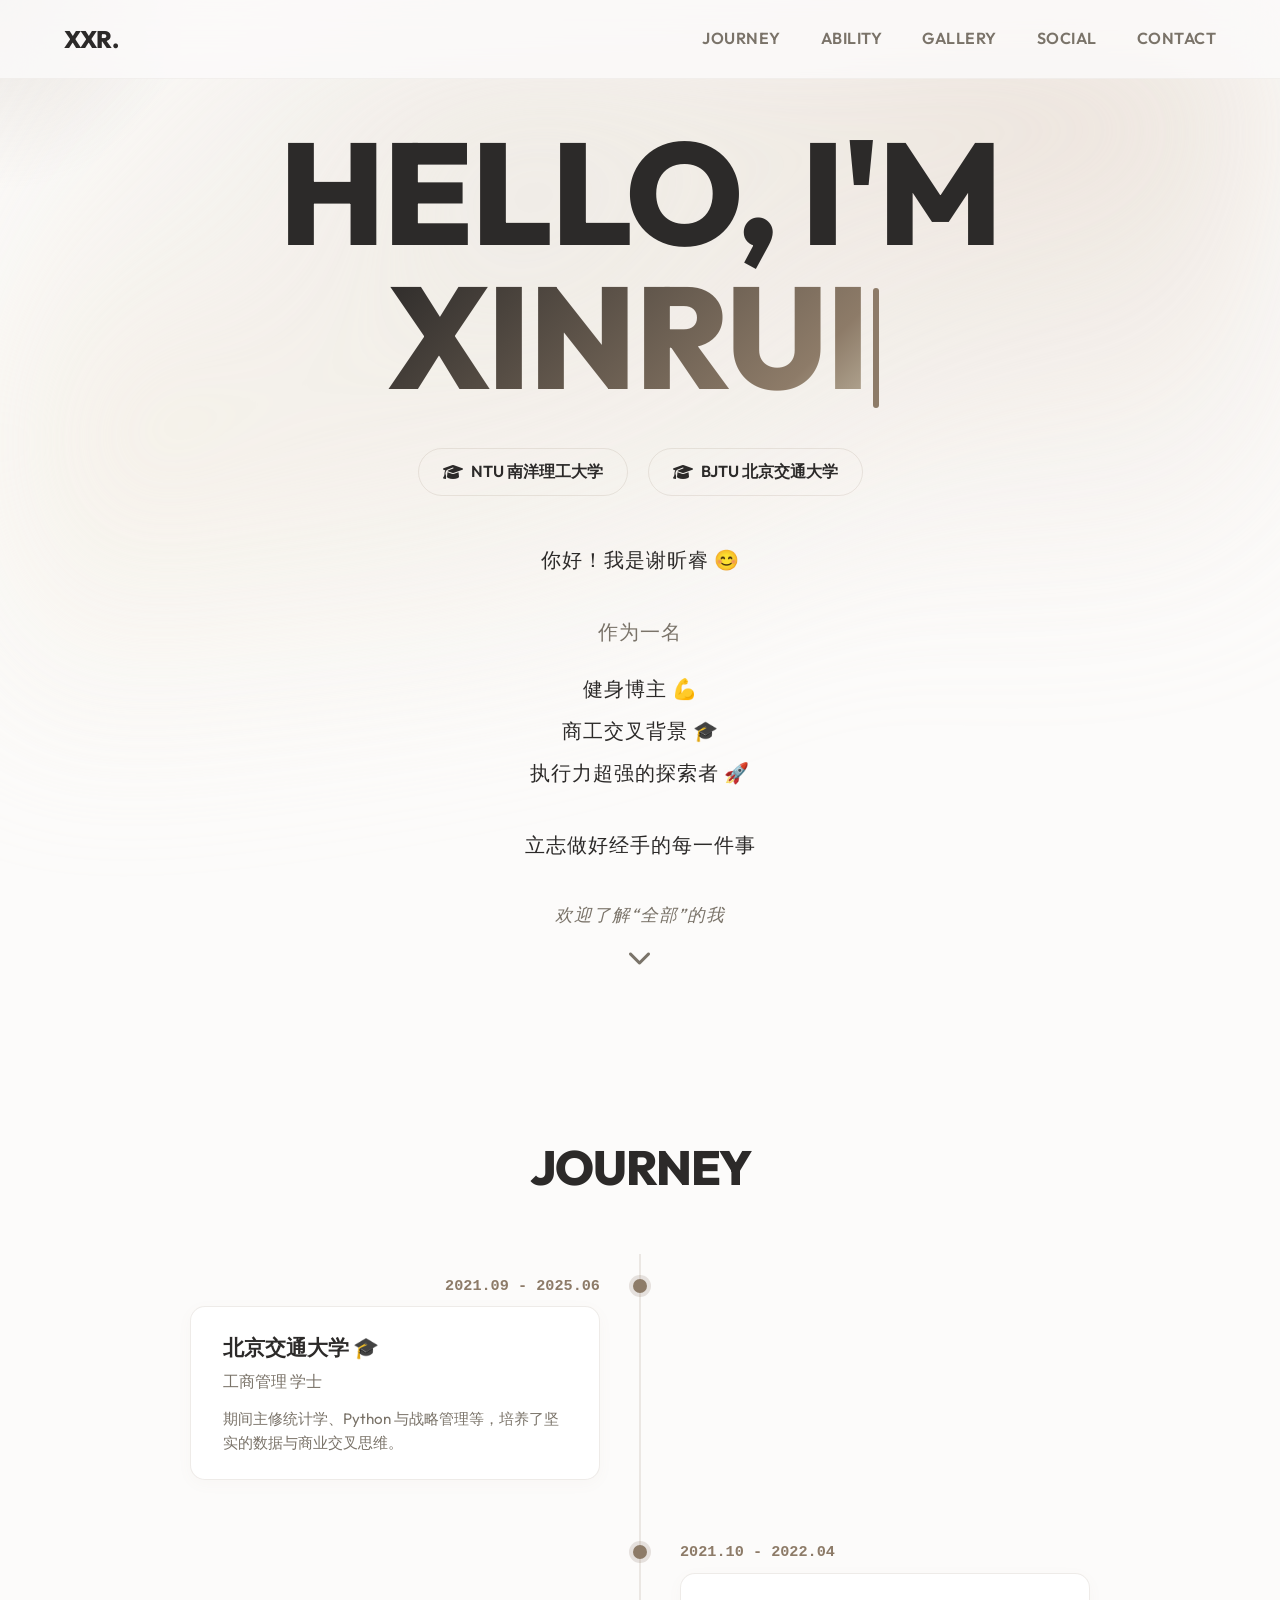
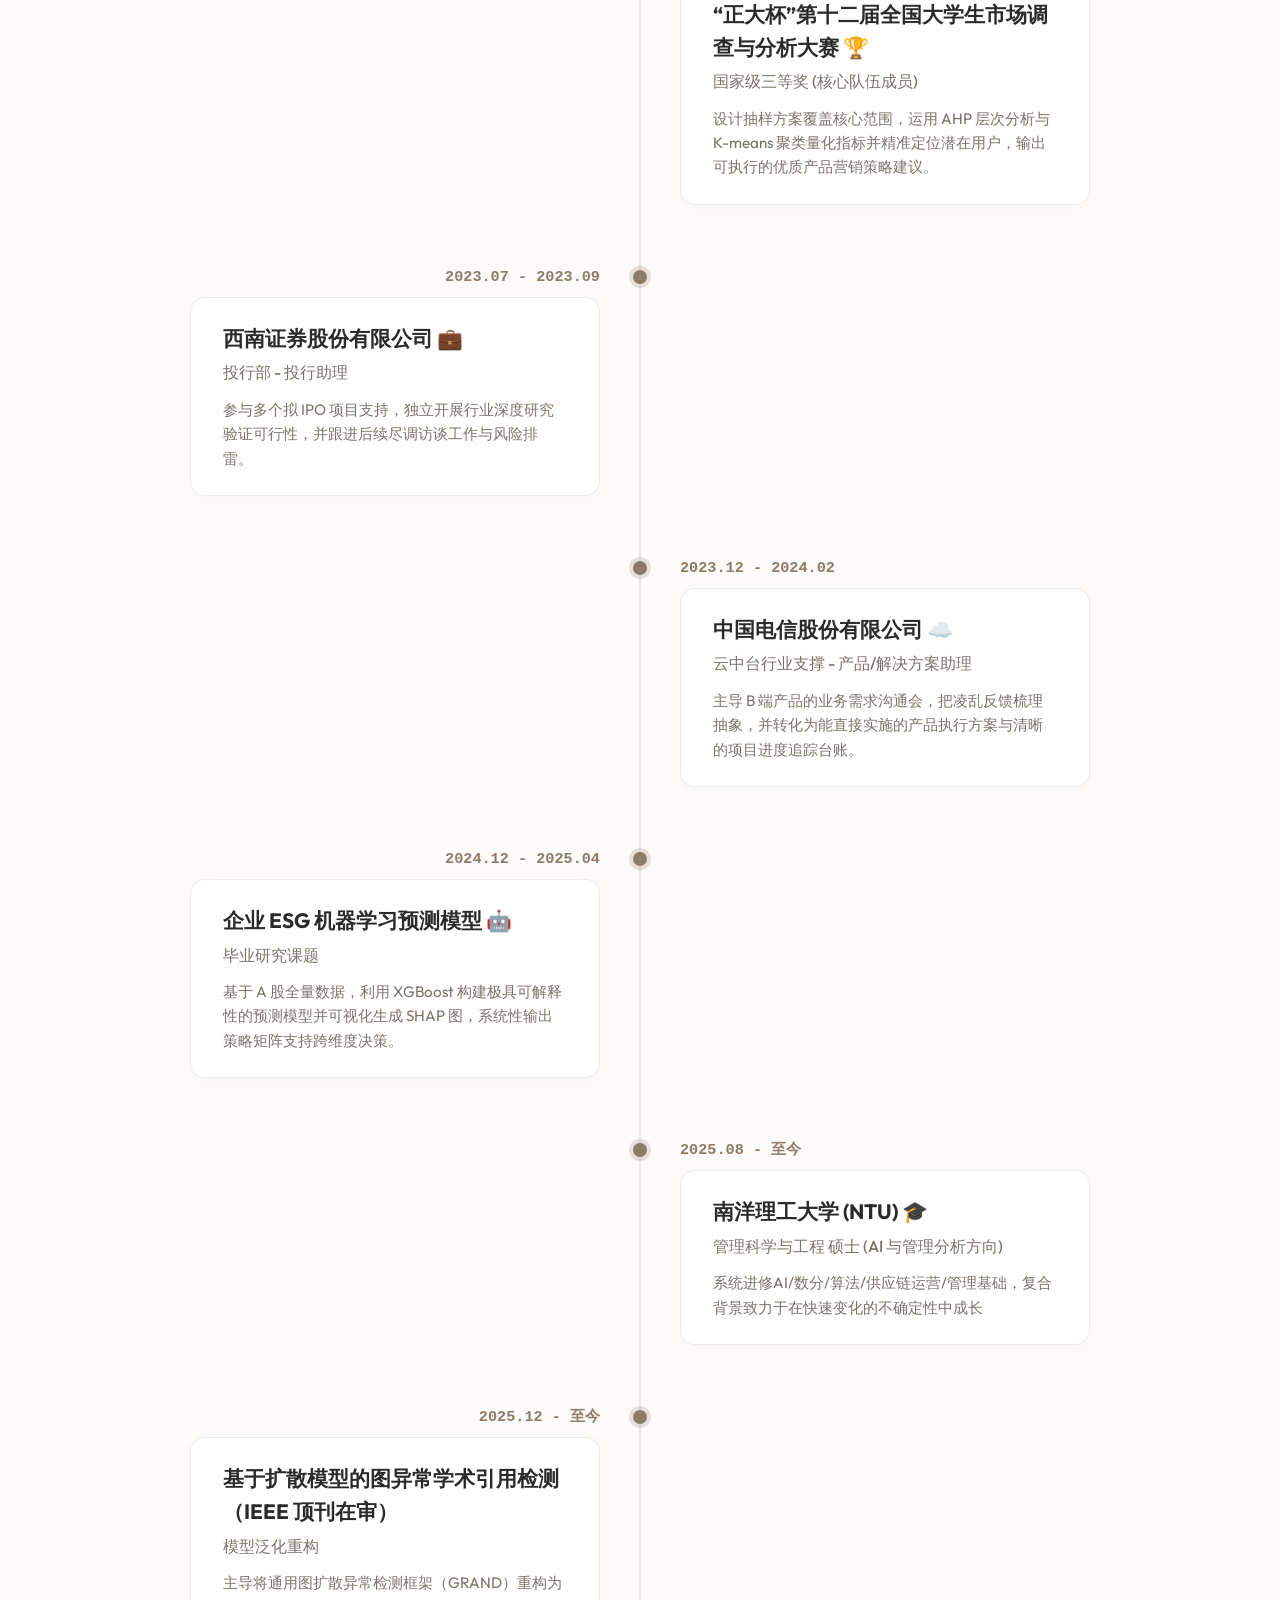
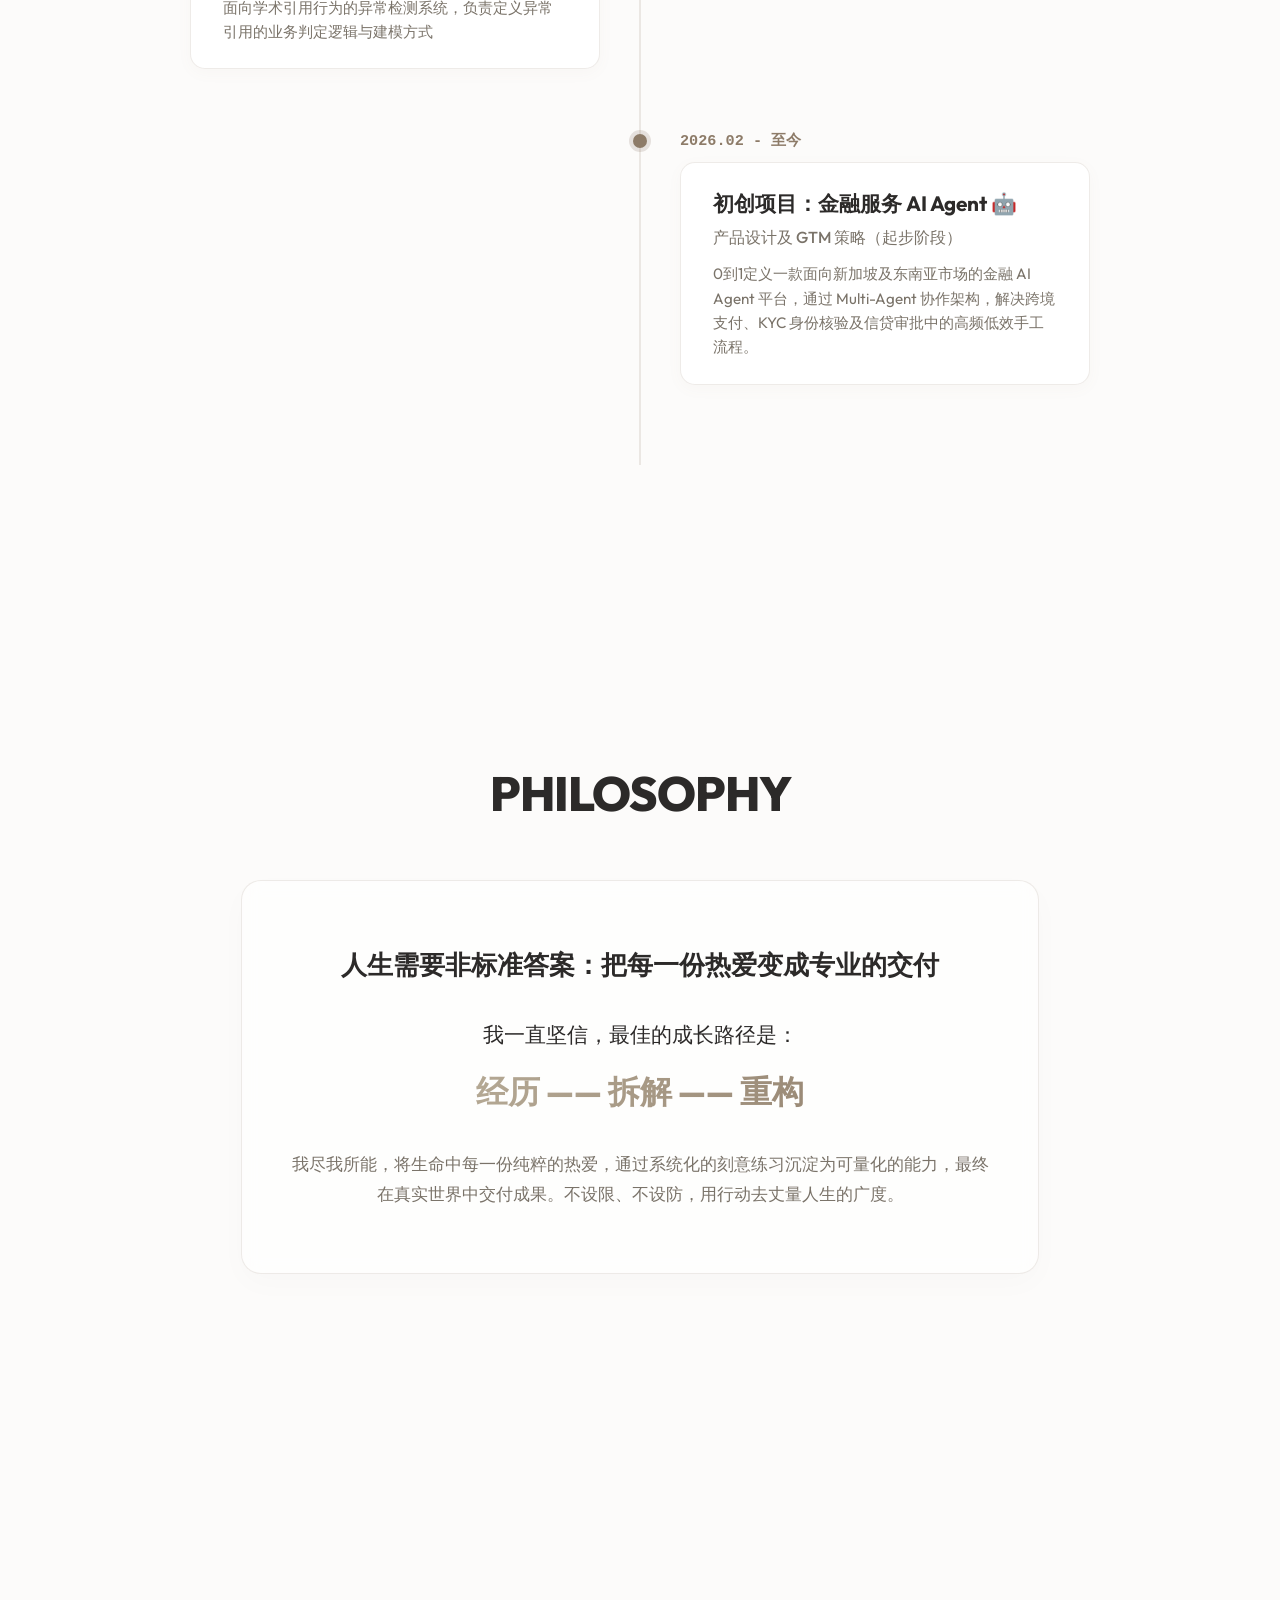
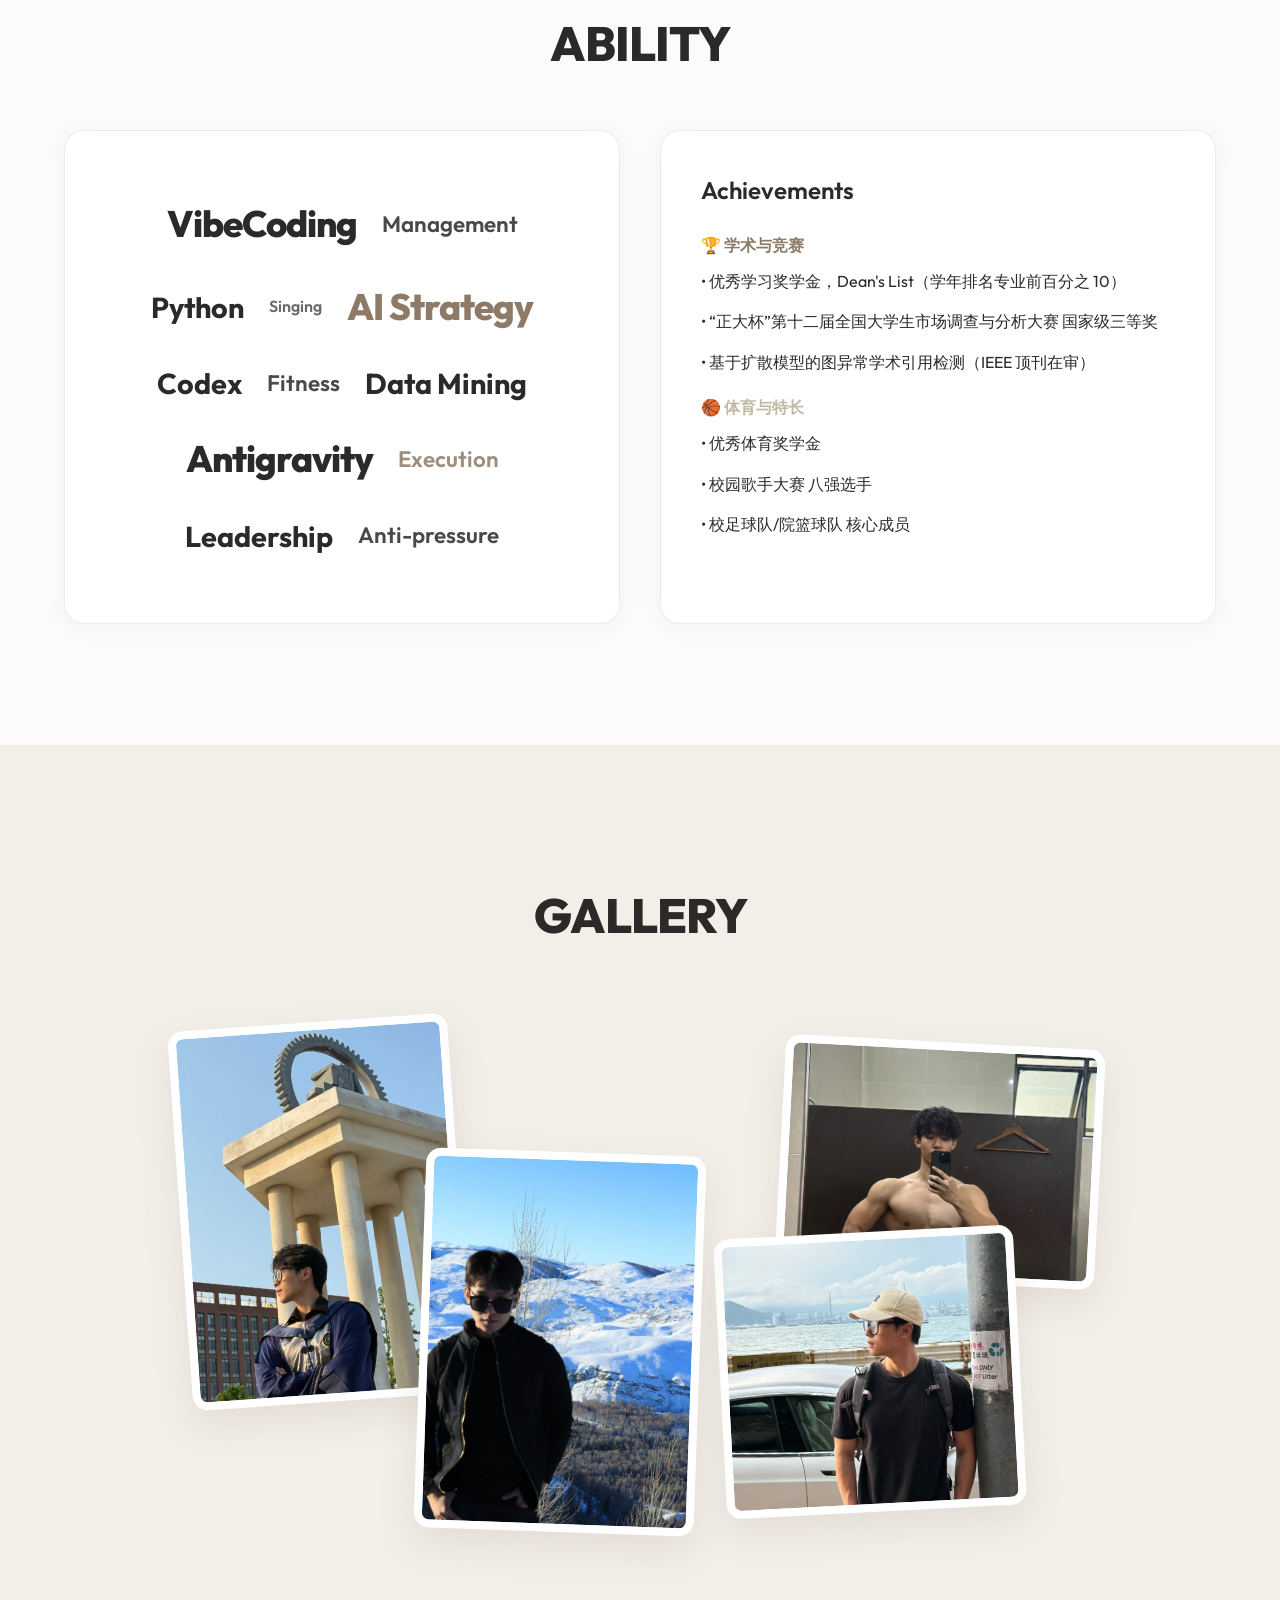
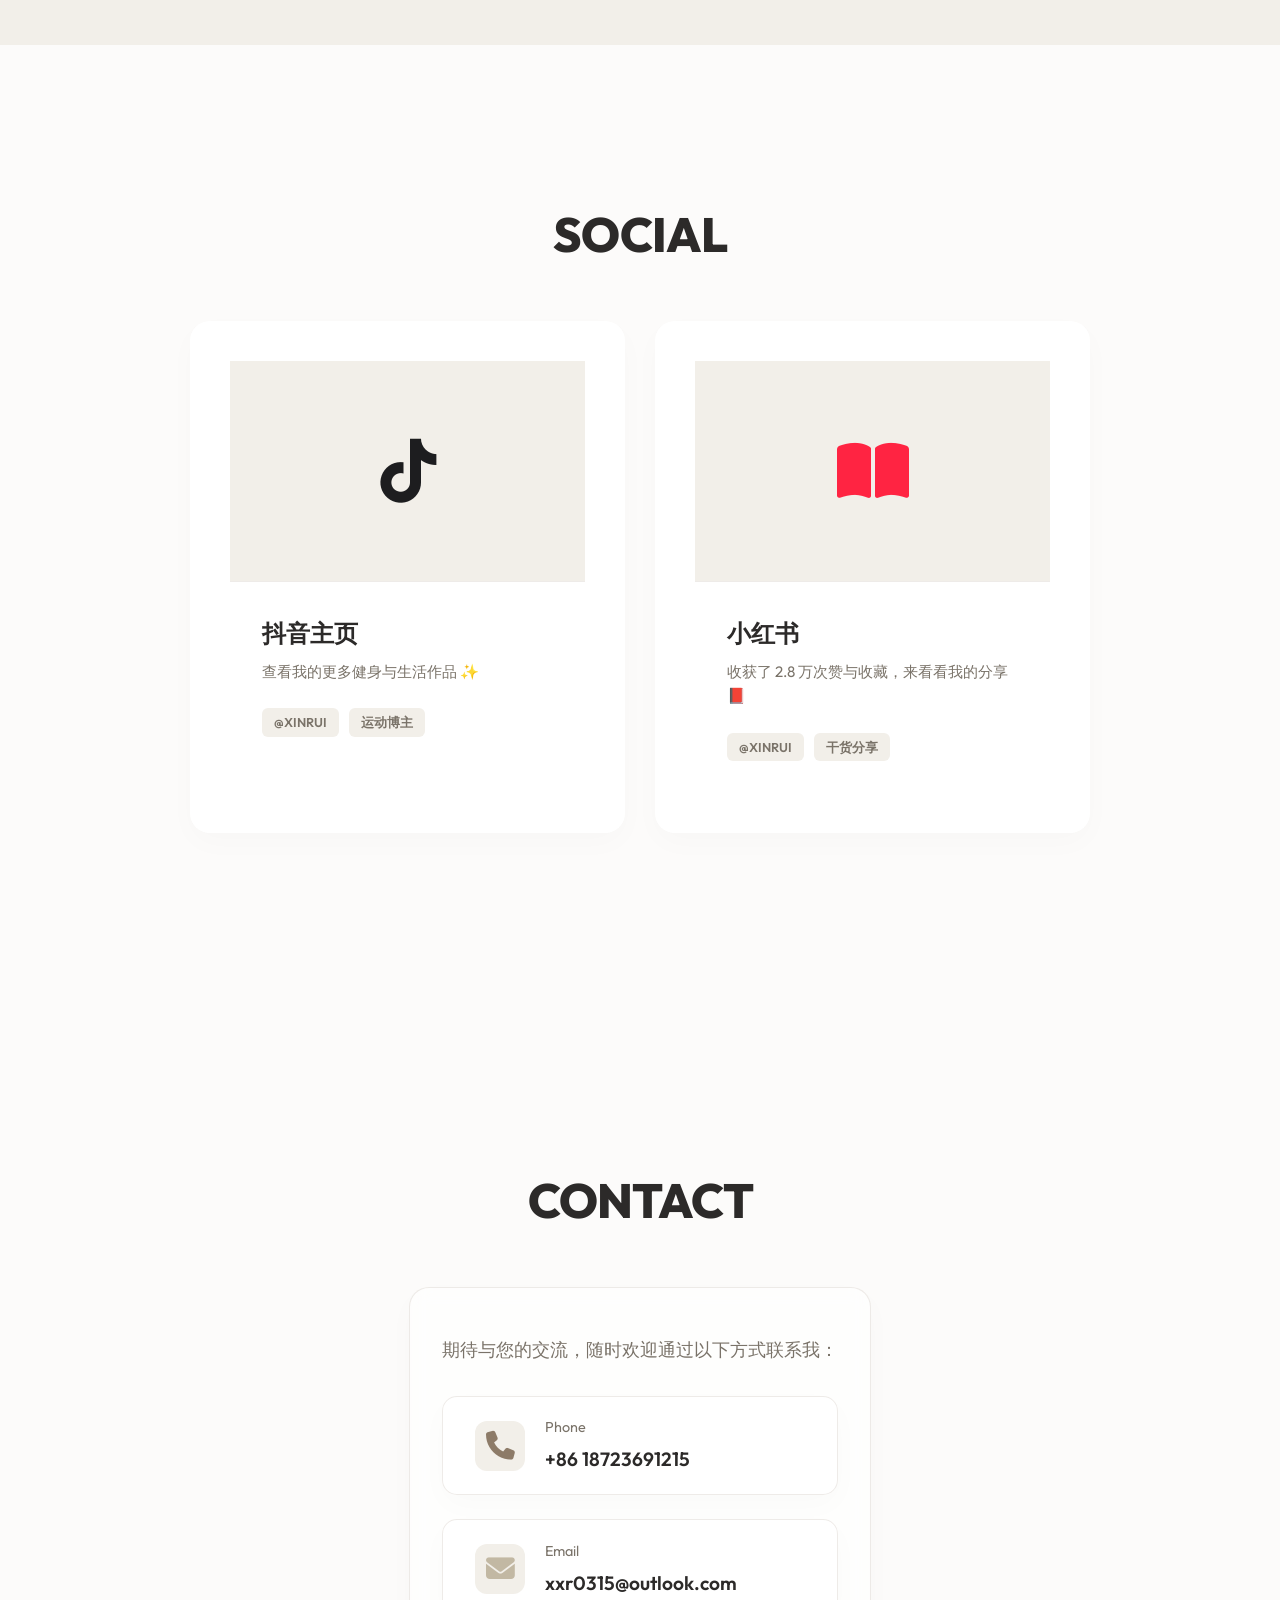
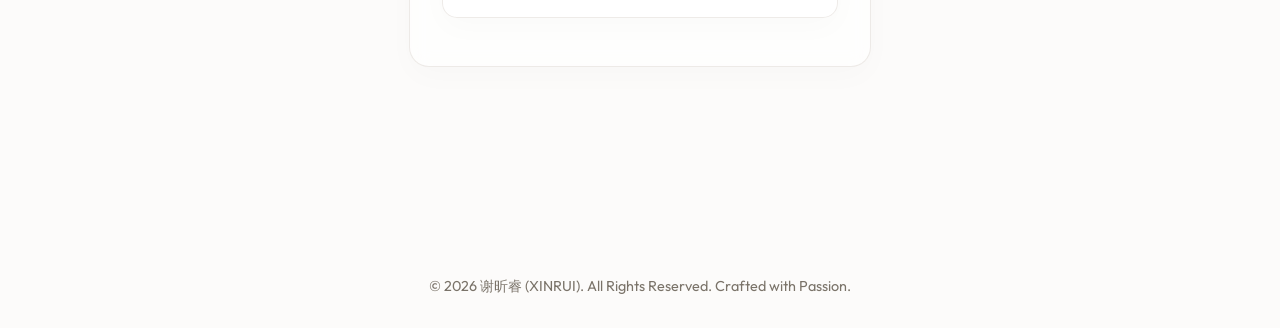
<file: index.html>
<!DOCTYPE html>
<html lang="zh-CN">

<head>
    <meta charset="UTF-8">
    <meta name="viewport" content="width=device-width, initial-scale=1.0">
    <title>谢昕睿 - 个人主页</title>
    <!-- 引入 Google Fonts: Outfit -->
    <link rel="preconnect" href="https://fonts.googleapis.com">
    <link rel="preconnect" href="https://fonts.gstatic.com" crossorigin>
    <link href="https://fonts.googleapis.com/css2?family=Outfit:wght@300;400;600;800&display=swap" rel="stylesheet">
    <!-- 引入 FontAwesome 图标库 -->
    <link rel="stylesheet" href="https://cdnjs.cloudflare.com/ajax/libs/font-awesome/6.4.0/css/all.min.css">
    <link rel="stylesheet" href="style.css">
</head>

<body>
    <!-- 动态背景光晕 -->
    <div class="cursor-glow"></div>
    <div class="bg-mesh"></div>

    <!-- 导航栏 -->
    <nav class="navbar">
        <div class="logo">XXR.</div>
        <ul class="nav-links">
            <li><a href="#journey">JOURNEY</a></li>
            <li><a href="#ability">ABILITY</a></li>
            <li><a href="#gallery">GALLERY</a></li>
            <li><a href="#social">SOCIAL</a></li>
            <li><a href="#contact">CONTACT</a></li>
        </ul>
    </nav>

    <!-- 首屏 Hero Section -->
    <section id="hero" class="section reveal new-hero">
        <div class="hero-content text-center">
            <h1 class="giant-heading">HELLO, I'M</h1>
            <h1 class="giant-heading name-gradient"><span class="typewriter-xinrui"></span></h1>

            <div class="edu-tags">
                <span class="edu-tag"><i class="fa-solid fa-graduation-cap"></i> NTU 南洋理工大学</span>
                <span class="edu-tag"><i class="fa-solid fa-graduation-cap"></i> BJTU 北京交通大学</span>
            </div>

            <div class="hero-desc-vertical">
                <p class="desc-line hover-scale">你好！我是谢昕睿 😊</p>
                <div class="desc-spacer"></div>
                <p class="desc-line text-muted hover-scale">作为一名</p>
                <div class="desc-spacer-small"></div>
                <p class="desc-line hover-scale">健身博主 💪</p>
                <p class="desc-line hover-scale">商工交叉背景 🎓</p>
                <p class="desc-line hover-scale">执行力超强的探索者 🚀</p>
                <div class="desc-spacer"></div>
                <p class="desc-line hover-scale">立志做好经手的每一件事</p>
                <div class="desc-spacer"></div>
                <p class="desc-line text-muted italic hover-scale">欢迎了解“全部”的我</p>
            </div>
        </div>
        <div class="scroll-indicator">
            <i class="fa-solid fa-chevron-down bounce"></i>
        </div>
    </section>

    <!-- 个人旅程 Journey Section (Timeline) -->
    <section id="journey" class="section reveal">
        <h2 class="section-title">JOURNEY</h2>
        <div class="timeline">
            <!-- 2021 -->
            <div class="timeline-item reveal">
                <div class="timeline-dot"></div>
                <div class="timeline-date">2021.09 - 2025.06</div>
                <div class="timeline-content glass-card">
                    <h3>北京交通大学 🎓</h3>
                    <h4>工商管理 学士</h4>
                    <p>期间主修统计学、Python 与战略管理等，培养了坚实的数据与商业交叉思维。</p>
                </div>
            </div>
            <!-- 2021 项目 -->
            <div class="timeline-item reveal">
                <div class="timeline-dot"></div>
                <div class="timeline-date">2021.10 - 2022.04</div>
                <div class="timeline-content glass-card">
                    <h3>“正大杯”第十二届全国大学生市场调查与分析大赛 🏆</h3>
                    <h4>国家级三等奖 (核心队伍成员)</h4>
                    <p>设计抽样方案覆盖核心范围，运用 AHP 层次分析与 K-means 聚类量化指标并精准定位潜在用户，输出可执行的优质产品营销策略建议。</p>
                </div>
            </div>
            <!-- 2023 证券 -->
            <div class="timeline-item reveal">
                <div class="timeline-dot"></div>
                <div class="timeline-date">2023.07 - 2023.09</div>
                <div class="timeline-content glass-card">
                    <h3>西南证券股份有限公司 💼</h3>
                    <h4>投行部 - 投行助理</h4>
                    <p>参与多个拟 IPO 项目支持，独立开展行业深度研究验证可行性，并跟进后续尽调访谈工作与风险排雷。</p>
                </div>
            </div>
            <!-- 2023 电信 -->
            <div class="timeline-item reveal">
                <div class="timeline-dot"></div>
                <div class="timeline-date">2023.12 - 2024.02</div>
                <div class="timeline-content glass-card">
                    <h3>中国电信股份有限公司 ☁️</h3>
                    <h4>云中台行业支撑 - 产品/解决方案助理</h4>
                    <p>主导 B 端产品的业务需求沟通会，把凌乱反馈梳理抽象，并转化为能直接实施的产品执行方案与清晰的项目进度追踪台账。</p>
                </div>
            </div>
            <!-- 2024 毕设 -->
            <div class="timeline-item reveal">
                <div class="timeline-dot"></div>
                <div class="timeline-date">2024.12 - 2025.04</div>
                <div class="timeline-content glass-card">
                    <h3>企业 ESG 机器学习预测模型 🤖</h3>
                    <h4>毕业研究课题</h4>
                    <p>基于 A 股全量数据，利用 XGBoost 构建极具可解释性的预测模型并可视化生成 SHAP 图，系统性输出策略矩阵支持跨维度决策。</p>
                </div>
            </div>
            <!-- 2025 NTU -->
            <div class="timeline-item reveal">
                <div class="timeline-dot"></div>
                <div class="timeline-date">2025.08 - 至今</div>
                <div class="timeline-content glass-card">
                    <h3>南洋理工大学 (NTU) 🎓</h3>
                    <h4>管理科学与工程 硕士 (AI 与管理分析方向)</h4>
                    <p>系统进修AI/数分/算法/供应链运营/管理基础，复合背景致力于在快速变化的不确定性中成长</p>
                </div>
            </div>
            <!-- 2025 项目 -->
            <div class="timeline-item reveal">
                <div class="timeline-dot"></div>
                <div class="timeline-date">2025.12 - 至今</div>
                <div class="timeline-content glass-card">
                    <h3>基于扩散模型的图异常学术引用检测（IEEE 顶刊在审）</h3>
                    <h4>模型泛化重构</h4>
                    <p>主导将通用图扩散异常检测框架（GRAND）重构为面向学术引用行为的异常检测系统，负责定义异常引用的业务判定逻辑与建模方式</p>
                </div>
            </div>
            <!-- 2026 项目 -->
            <div class="timeline-item reveal">
                <div class="timeline-dot"></div>
                <div class="timeline-date">2026.02 - 至今</div>
                <div class="timeline-content glass-card">
                    <h3>初创项目：金融服务 AI Agent 🤖</h3>
                    <h4>产品设计及 GTM 策略（起步阶段）</h4>
                    <p>0到1定义一款面向新加坡及东南亚市场的金融 AI Agent 平台，通过 Multi-Agent 协作架构，解决跨境支付、KYC 身份核验及信贷审批中的高频低效手工流程。</p>
                </div>
            </div>
        </div>
    </section>

    <!-- 人生哲学 Philosophy Section -->
    <section id="philosophy" class="section reveal">
        <h2 class="section-title">PHILOSOPHY</h2>
        <div class="philosophy-container glass-card">
            <h3 class="philosophy-title">人生需要非标准答案：把每一份热爱变成专业的交付</h3>
            <div class="philosophy-quote">
                <p class="quote-text">我一直坚信，最佳的成长路径是：</p>
                <p class="quote-highlight">经历 —— 拆解 —— 重构</p>
            </div>
            <p class="philosophy-desc">我尽我所能，将生命中每一份纯粹的热爱，通过系统化的刻意练习沉淀为可量化的能力，最终在真实世界中交付成果。不设限、不设防，用行动去丈量人生的广度。</p>
        </div>
    </section>

    <!-- 综合素质与荣誉时刻 Ability Section -->
    <section id="ability" class="section reveal">
        <h2 class="section-title">ABILITY</h2>

        <div class="skills-achievements-container">
            <!-- 左侧：动态呼吸词云 (Dynamic Word Cloud) -->
            <div class="word-cloud-col glass-card">
                <div class="word-cloud-container">
                    <span class="cloud-word w-xl" style="--delay: 0s; --floating: -8px;">VibeCoding</span>
                    <span class="cloud-word w-m" style="--delay: 0.5s; --floating: 5px;">Management</span>
                    <span class="cloud-word w-l" style="--delay: 1.2s; --floating: -6px;">Python</span>
                    <span class="cloud-word w-s" style="--delay: 0.2s; --floating: 4px;">Singing</span>
                    <span class="cloud-word w-xl text-accent" style="--delay: 1.8s; --floating: -10px;">AI
                        Strategy</span>
                    <span class="cloud-word w-l" style="--delay: 0.8s; --floating: 8px;">Codex</span>
                    <span class="cloud-word w-m" style="--delay: 2.1s; --floating: -5px;">Fitness</span>
                    <span class="cloud-word w-l" style="--delay: 0.3s; --floating: 6px;">Data Mining</span>
                    <span class="cloud-word w-xl" style="--delay: 2.5s; --floating: -9px;">Antigravity</span>
                    <span class="cloud-word w-m text-accent" style="--delay: 1.1s; --floating: 7px;">Execution</span>
                    <span class="cloud-word w-l" style="--delay: 0.6s; --floating: -7px;">Leadership</span>
                    <span class="cloud-word w-m" style="--delay: 1.5s; --floating: 5px;">Anti-pressure</span>
                </div>
            </div>

            <!-- 右侧：荣誉时刻 (Achievements) -->
            <div class="achievements-col glass-card">
                <h3 style="margin-bottom: 1.5rem; font-size: 1.5rem; font-weight: 600;">Achievements</h3>
                <div class="achievements-content" style="min-height: 250px; outline: none;">
                    <h4 style="color: var(--accent-color-1); margin-bottom: 10px;">🏆 学术与竞赛</h4>
                    <p style="margin-bottom: 15px;">• 优秀学习奖学金，Dean's List（学年排名专业前百分之 10）</p>
                    <p style="margin-bottom: 15px;">• “正大杯”第十二届全国大学生市场调查与分析大赛 国家级三等奖</p>
                    <p style="margin-bottom: 20px;">• 基于扩散模型的图异常学术引用检测（IEEE 顶刊在审）</p>

                    <h4 style="color: var(--accent-color-2); margin-bottom: 10px;">🏀 体育与特长</h4>
                    <p style="margin-bottom: 15px;">• 优秀体育奖学金</p>
                    <p style="margin-bottom: 15px;">• 校园歌手大赛 八强选手</p>
                    <p style="margin-bottom: 20px;">• 校足球队/院篮球队 核心成员</p>

                    <br>
                </div>
            </div>
        </div>
    </section>

    <!-- 个人风采 Gallery Section -->
    <section id="gallery" class="section reveal"
        style="background: var(--bg-color-sec); overflow: hidden; position: relative;">
        <h2 class="section-title">GALLERY</h2>

        <div class="gallery-container">
            <!-- 图片 1 -->
            <div class="gallery-item item-1">
                <div class="gallery-img-wrapper">
                    <img class="gallery-img" src="./img/photo1.jpg" style="object-position: center;">
                </div>
            </div>
            <!-- 图片 2 -->
            <div class="gallery-item item-2">
                <div class="gallery-img-wrapper">
                    <img class="gallery-img" src="./img/photo2.jpg" style="object-position: center;">
                </div>
            </div>
            <!-- 图片 3: 学士服照片调整 object-position 以免头部被截断 -->
            <div class="gallery-item item-3">
                <div class="gallery-img-wrapper">
                    <img class="gallery-img" src="./img/photo4.jpg" style="object-position: center top;">
                </div>
            </div>
            <!-- 图片 4 -->
            <div class="gallery-item item-4">
                <div class="gallery-img-wrapper">
                    <img class="gallery-img" src="./img/photo3.jpg" style="object-position: center;">
                </div>
            </div>
        </div>
    </section>

    <!-- 社交平台 Social Section -->
    <section id="social" class="section reveal">
        <h2 class="section-title">SOCIAL</h2>
        <div class="portfolio-grid">
            <!-- 抖音 -->
            <a href="https://v.douyin.com/gGVlDLX46Uo/" target="_blank" class="portfolio-card glass-card"
                style="text-decoration: none; color: inherit;">
                <div class="portfolio-img" style="color: #1d1d1f;"><i class="fa-brands fa-tiktok"></i></div>
                <div class="portfolio-info">
                    <h3>抖音主页</h3>
                    <p>查看我的更多健身与生活作品 ✨</p>
                    <div class="tech-stack">
                        <span>@XINRUI</span><span>运动博主</span>
                    </div>
                </div>
            </a>

            <!-- 小红书 -->
            <a href="https://xhslink.com/m/9pKRfgoVkPi" target="_blank" class="portfolio-card glass-card"
                style="text-decoration: none; color: inherit;">
                <div class="portfolio-img" style="color: #ff2442;"><i class="fa-solid fa-book-open"></i></div>
                <div class="portfolio-info">
                    <h3>小红书</h3>
                    <p>收获了 2.8 万次赞与收藏，来看看我的分享 📕</p>
                    <div class="tech-stack">
                        <span>@XINRUI</span><span>干货分享</span>
                    </div>
                </div>
            </a>
        </div>
    </section>

    <!-- 联系我 Contact Section -->
    <section id="contact" class="section reveal">
        <h2 class="section-title">CONTACT</h2>
        <div class="contact-container glass-card"
            style="max-width: 600px; margin: 0 auto; padding: 3rem 2rem; border-radius: 20px;">
            <p style="text-align: center; color: var(--text-color-secondary); margin-bottom: 2rem; font-size: 1.1rem;">
                期待与您的交流，随时欢迎通过以下方式联系我：</p>

            <div
                style="display: flex; flex-direction: column; gap: 1.5rem; justify-content: center; align-items: center;">
                <a href="tel:+8618723691215" class="contact-item glass-card">
                    <div class="contact-icon" style="color: var(--accent-color-1);"><i class="fa-solid fa-phone"></i>
                    </div>
                    <div class="contact-text">
                        <span style="font-size: 0.9rem; color: var(--text-color-secondary);">Phone</span>
                        <span style="font-size: 1.2rem; font-weight: 600; color: var(--text-color-primary);">+86
                            18723691215</span>
                    </div>
                </a>

                <a href="mailto:xxr0315@outlook.com" class="contact-item glass-card">
                    <div class="contact-icon" style="color: var(--accent-color-2);"><i class="fa-solid fa-envelope"></i>
                    </div>
                    <div class="contact-text">
                        <span style="font-size: 0.9rem; color: var(--text-color-secondary);">Email</span>
                        <span
                            style="font-size: 1.2rem; font-weight: 600; color: var(--text-color-primary);">xxr0315@outlook.com</span>
                    </div>
                </a>
            </div>
        </div>
    </section>

    <footer>
        <p>&copy; 2026 谢昕睿 (XINRUI). All Rights Reserved. Crafted with Passion.</p>
    </footer>

    <script src="script.js"></script>
</body>

</html>
</file>
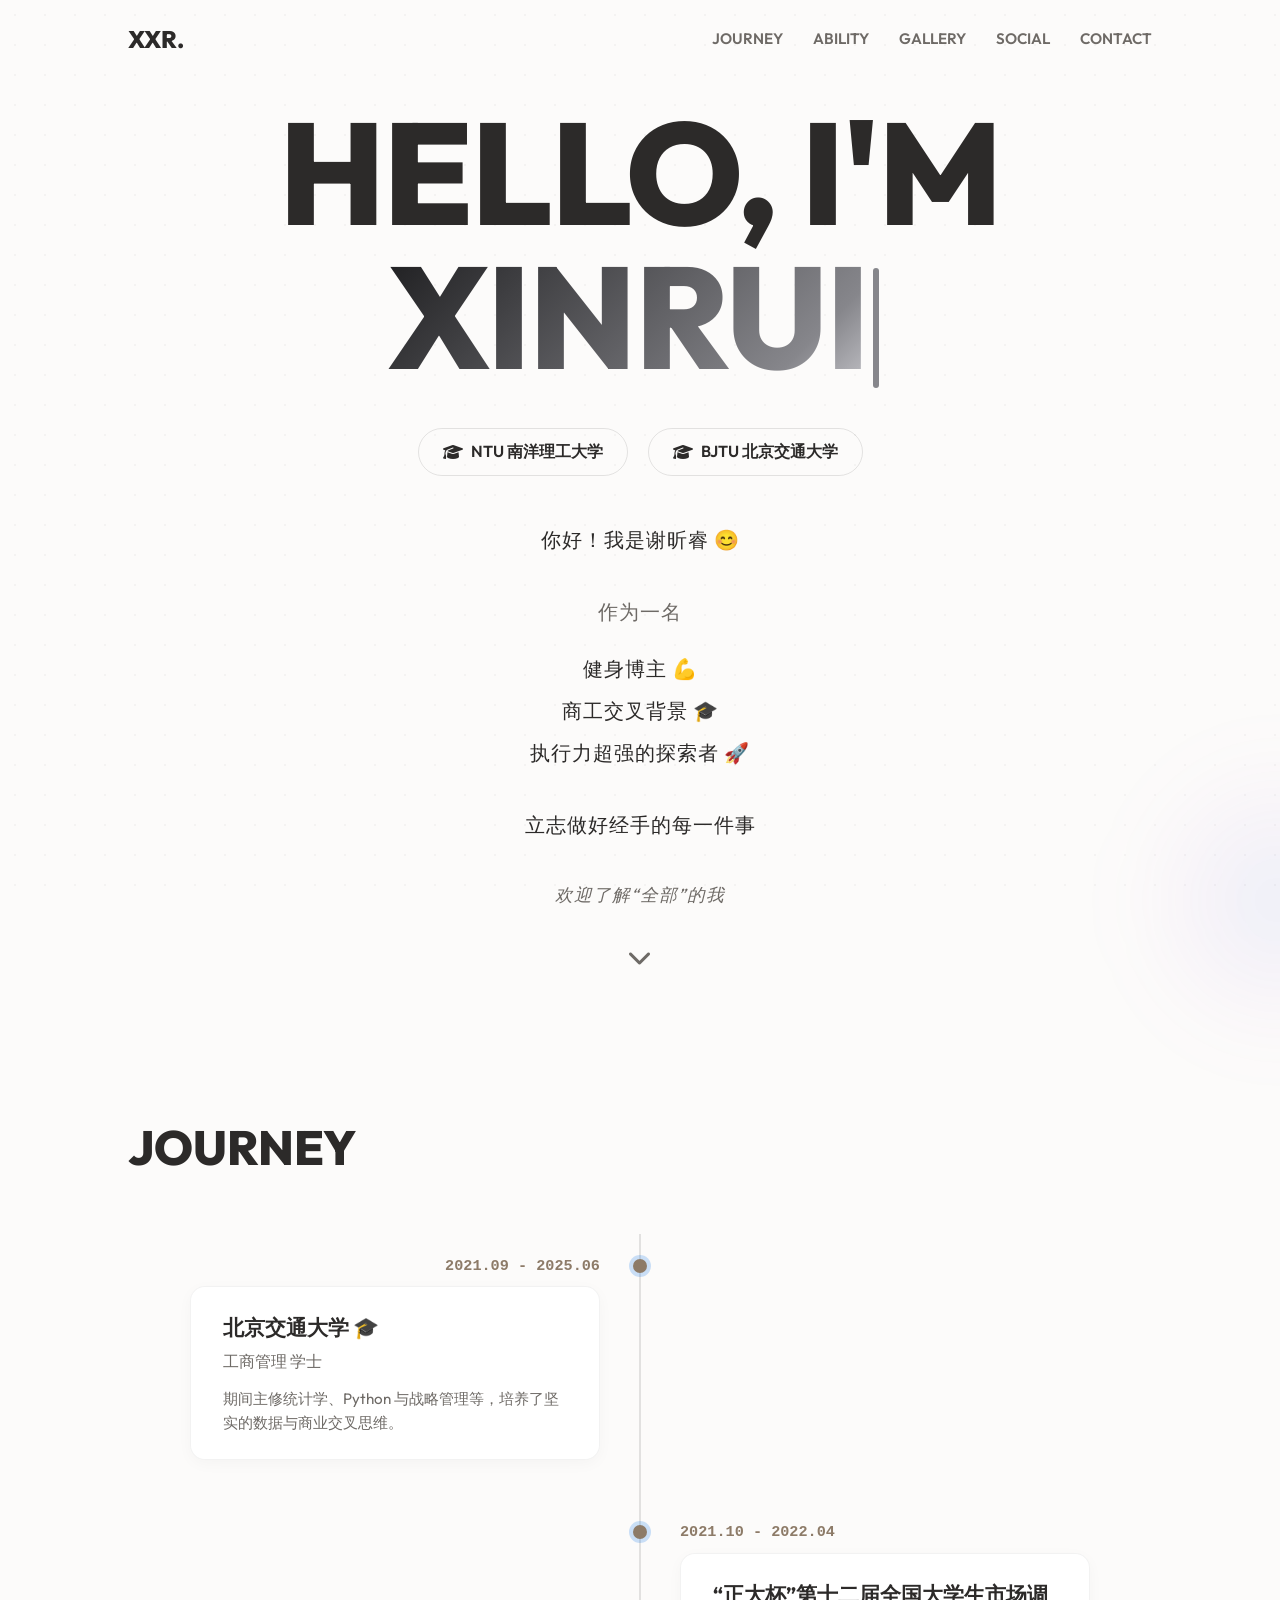
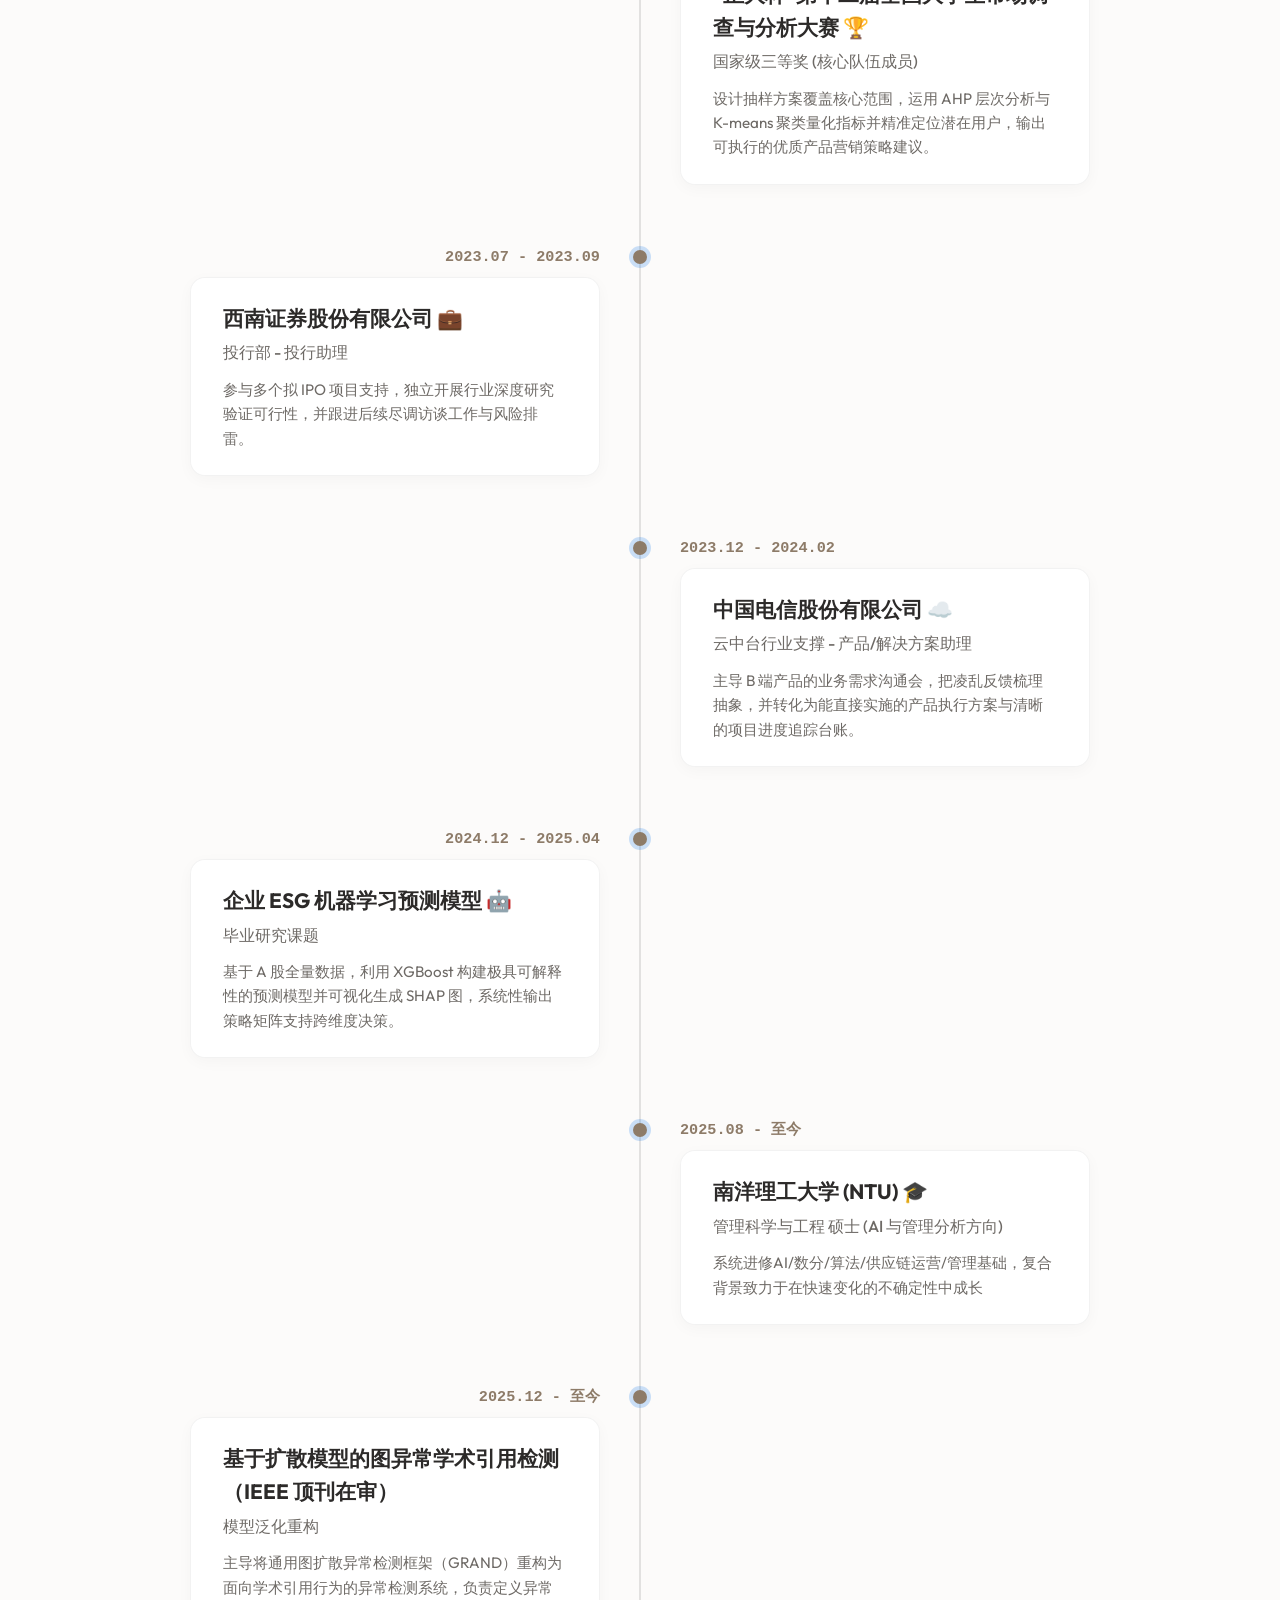
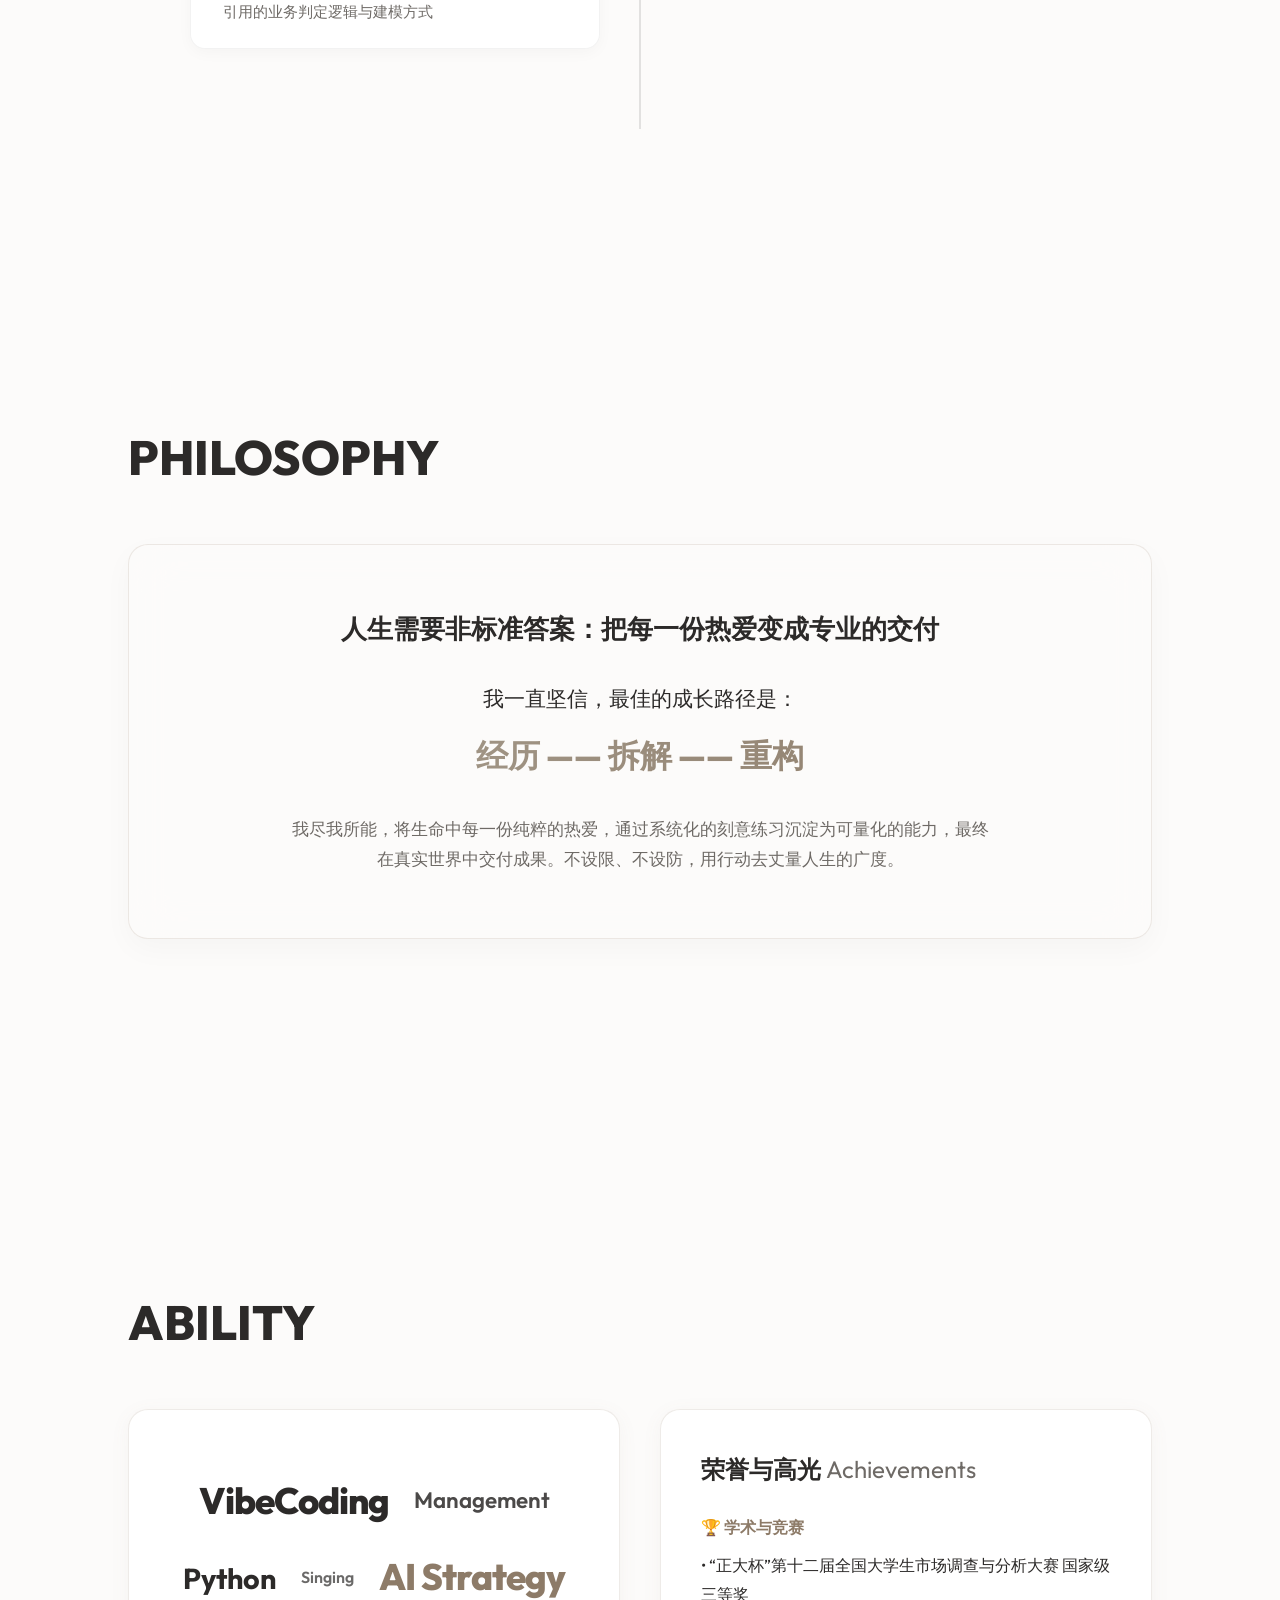
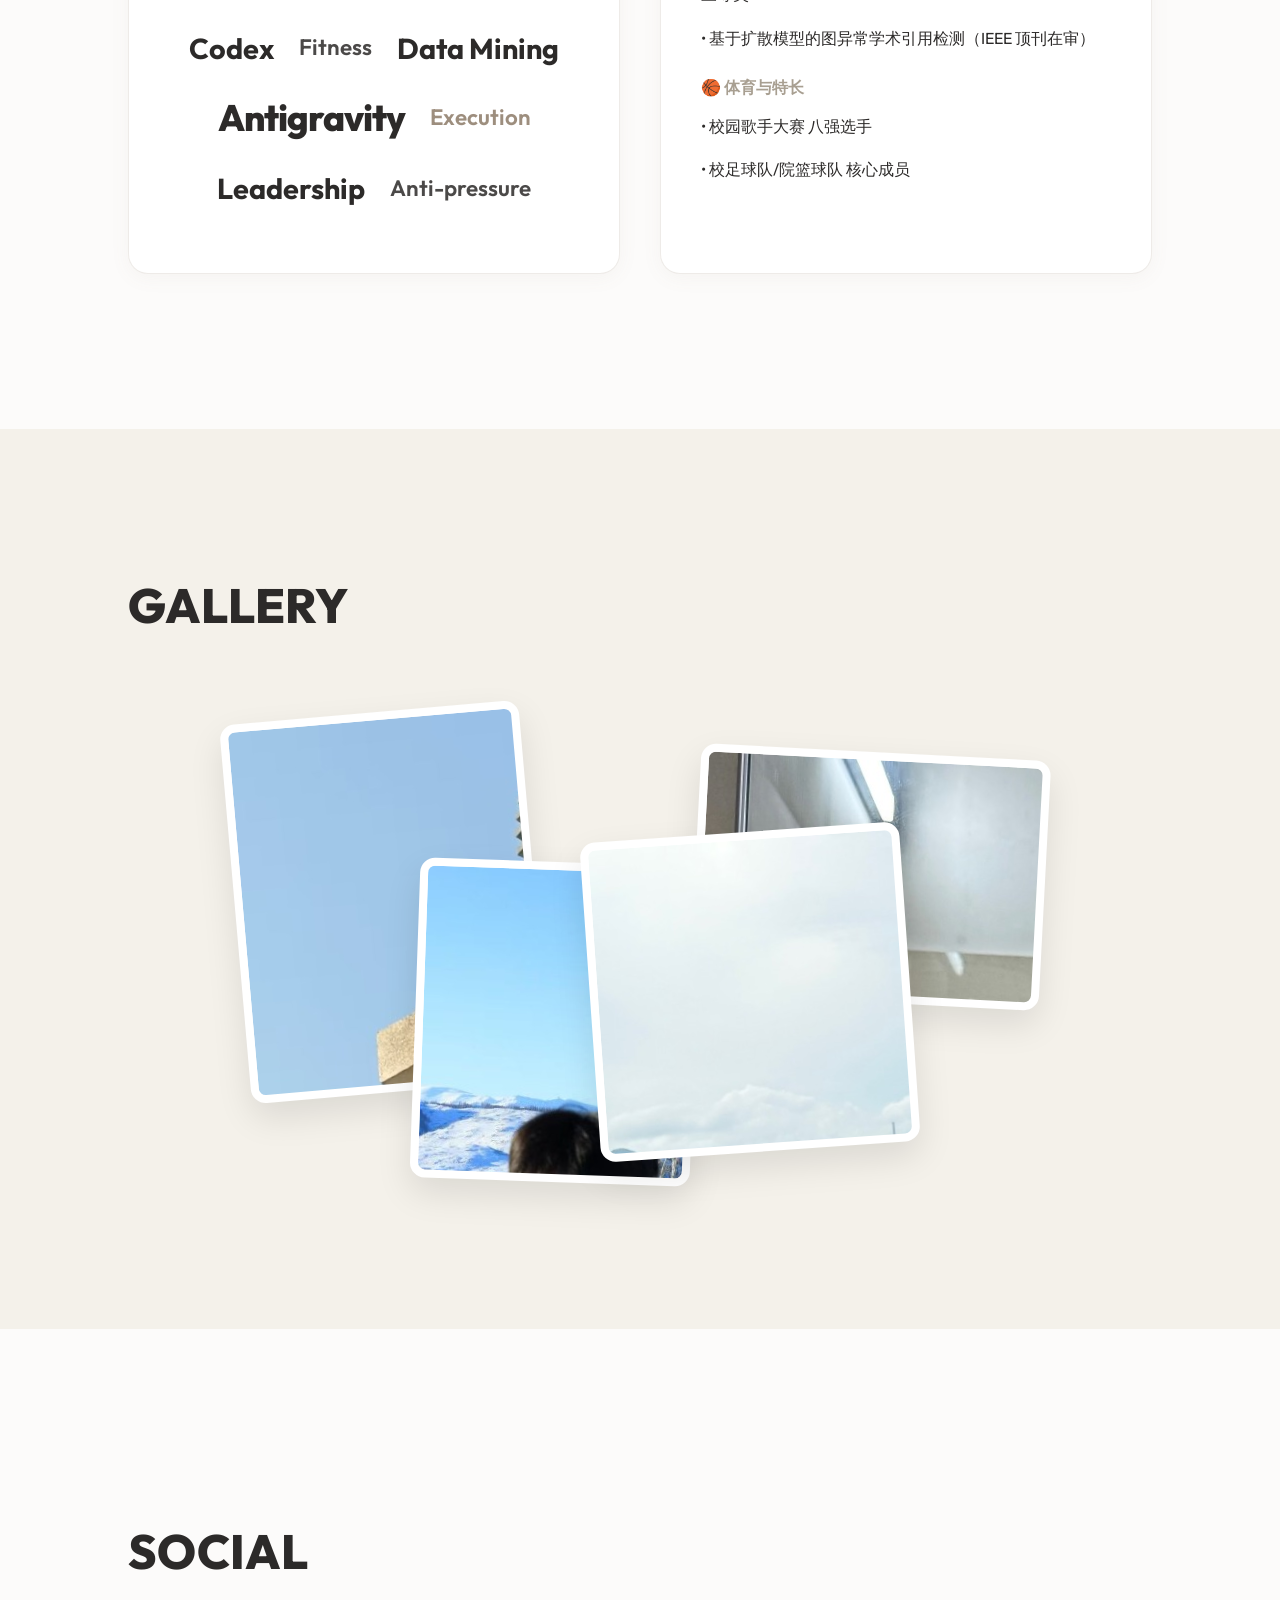
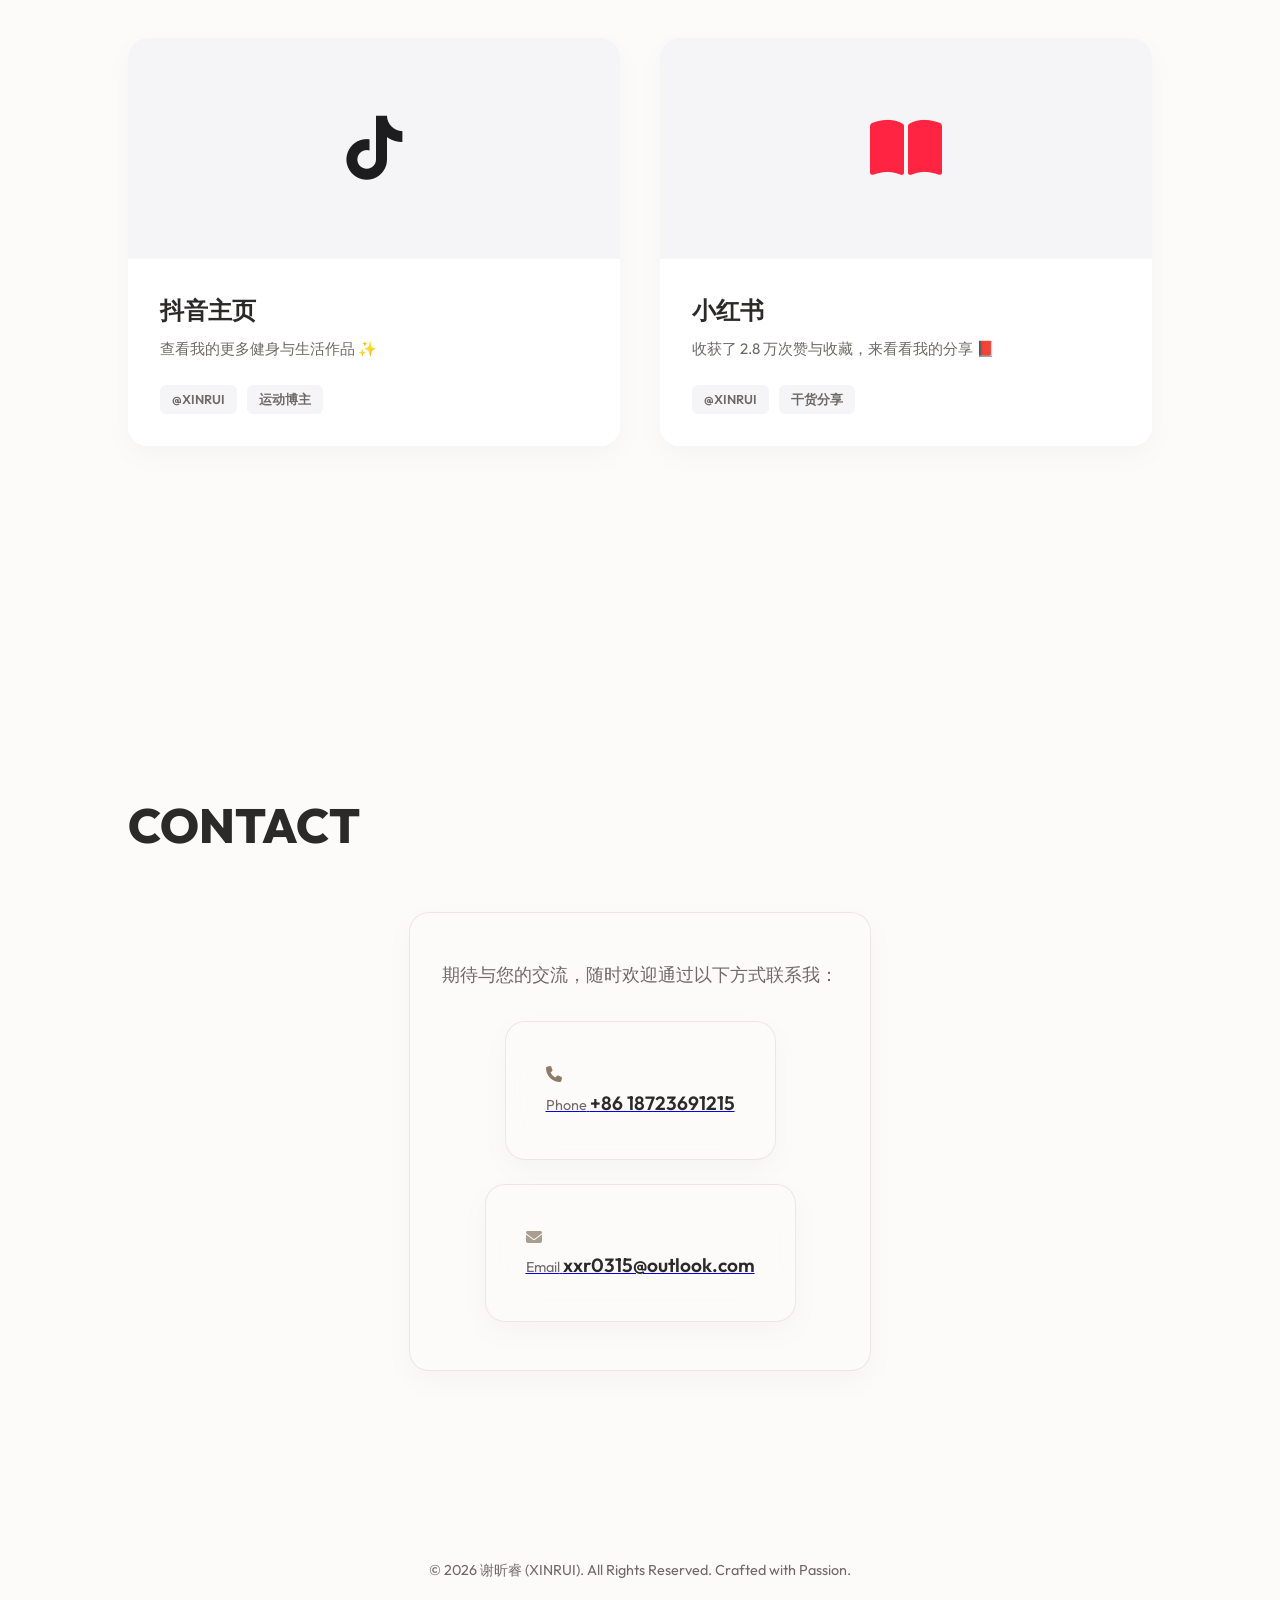
<file: 个人主页/index.html>
<!DOCTYPE html>
<html lang="zh-CN">

<head>
    <meta charset="UTF-8">
    <meta name="viewport" content="width=device-width, initial-scale=1.0">
    <title>谢昕睿 - 个人主页</title>
    <!-- 引入 Google Fonts: Outfit -->
    <link rel="preconnect" href="https://fonts.googleapis.com">
    <link rel="preconnect" href="https://fonts.gstatic.com" crossorigin>
    <link href="https://fonts.googleapis.com/css2?family=Outfit:wght@300;400;600;800&display=swap" rel="stylesheet">
    <!-- 引入 FontAwesome 图标库 -->
    <link rel="stylesheet" href="https://cdnjs.cloudflare.com/ajax/libs/font-awesome/6.4.0/css/all.min.css">
    <link rel="stylesheet" href="style.css">
</head>

<body>
    <!-- 动态背景光晕 -->
    <div class="cursor-glow"></div>
    <div class="bg-mesh"></div>

    <!-- 导航栏 -->
    <nav class="navbar">
        <div class="logo">XXR.</div>
        <ul class="nav-links">
            <li><a href="#journey">JOURNEY</a></li>
            <li><a href="#ability">ABILITY</a></li>
            <li><a href="#gallery">GALLERY</a></li>
            <li><a href="#social">SOCIAL</a></li>
            <li><a href="#contact">CONTACT</a></li>
        </ul>
    </nav>

    <!-- 首屏 Hero Section -->
    <section id="hero" class="section reveal new-hero">
        <div class="hero-content text-center">
            <h1 class="giant-heading">HELLO, I'M</h1>
            <h1 class="giant-heading name-gradient"><span class="typewriter-xinrui"></span></h1>

            <div class="edu-tags">
                <span class="edu-tag"><i class="fa-solid fa-graduation-cap"></i> NTU 南洋理工大学</span>
                <span class="edu-tag"><i class="fa-solid fa-graduation-cap"></i> BJTU 北京交通大学</span>
            </div>

            <div class="hero-desc-vertical">
                <p class="desc-line hover-scale">你好！我是谢昕睿 😊</p>
                <div class="desc-spacer"></div>
                <p class="desc-line text-muted hover-scale">作为一名</p>
                <div class="desc-spacer-small"></div>
                <p class="desc-line hover-scale">健身博主 💪</p>
                <p class="desc-line hover-scale">商工交叉背景 🎓</p>
                <p class="desc-line hover-scale">执行力超强的探索者 🚀</p>
                <div class="desc-spacer"></div>
                <p class="desc-line hover-scale">立志做好经手的每一件事</p>
                <div class="desc-spacer"></div>
                <p class="desc-line text-muted italic hover-scale">欢迎了解“全部”的我</p>
            </div>
        </div>
        <div class="scroll-indicator">
            <i class="fa-solid fa-chevron-down bounce"></i>
        </div>
    </section>

    <!-- 个人旅程 Journey Section (Timeline) -->
    <section id="journey" class="section reveal">
        <h2 class="section-title">JOURNEY</h2>
        <div class="timeline">
            <!-- 2021 -->
            <div class="timeline-item reveal">
                <div class="timeline-dot"></div>
                <div class="timeline-date">2021.09 - 2025.06</div>
                <div class="timeline-content glass-card">
                    <h3>北京交通大学 🎓</h3>
                    <h4>工商管理 学士</h4>
                    <p>期间主修统计学、Python 与战略管理等，培养了坚实的数据与商业交叉思维。</p>
                </div>
            </div>
            <!-- 2021 项目 -->
            <div class="timeline-item reveal">
                <div class="timeline-dot"></div>
                <div class="timeline-date">2021.10 - 2022.04</div>
                <div class="timeline-content glass-card">
                    <h3>“正大杯”第十二届全国大学生市场调查与分析大赛 🏆</h3>
                    <h4>国家级三等奖 (核心队伍成员)</h4>
                    <p>设计抽样方案覆盖核心范围，运用 AHP 层次分析与 K-means 聚类量化指标并精准定位潜在用户，输出可执行的优质产品营销策略建议。</p>
                </div>
            </div>
            <!-- 2023 证券 -->
            <div class="timeline-item reveal">
                <div class="timeline-dot"></div>
                <div class="timeline-date">2023.07 - 2023.09</div>
                <div class="timeline-content glass-card">
                    <h3>西南证券股份有限公司 💼</h3>
                    <h4>投行部 - 投行助理</h4>
                    <p>参与多个拟 IPO 项目支持，独立开展行业深度研究验证可行性，并跟进后续尽调访谈工作与风险排雷。</p>
                </div>
            </div>
            <!-- 2023 电信 -->
            <div class="timeline-item reveal">
                <div class="timeline-dot"></div>
                <div class="timeline-date">2023.12 - 2024.02</div>
                <div class="timeline-content glass-card">
                    <h3>中国电信股份有限公司 ☁️</h3>
                    <h4>云中台行业支撑 - 产品/解决方案助理</h4>
                    <p>主导 B 端产品的业务需求沟通会，把凌乱反馈梳理抽象，并转化为能直接实施的产品执行方案与清晰的项目进度追踪台账。</p>
                </div>
            </div>
            <!-- 2024 毕设 -->
            <div class="timeline-item reveal">
                <div class="timeline-dot"></div>
                <div class="timeline-date">2024.12 - 2025.04</div>
                <div class="timeline-content glass-card">
                    <h3>企业 ESG 机器学习预测模型 🤖</h3>
                    <h4>毕业研究课题</h4>
                    <p>基于 A 股全量数据，利用 XGBoost 构建极具可解释性的预测模型并可视化生成 SHAP 图，系统性输出策略矩阵支持跨维度决策。</p>
                </div>
            </div>
            <!-- 2025 NTU -->
            <div class="timeline-item reveal">
                <div class="timeline-dot"></div>
                <div class="timeline-date">2025.08 - 至今</div>
                <div class="timeline-content glass-card">
                    <h3>南洋理工大学 (NTU) 🎓</h3>
                    <h4>管理科学与工程 硕士 (AI 与管理分析方向)</h4>
                    <p>系统进修AI/数分/算法/供应链运营/管理基础，复合背景致力于在快速变化的不确定性中成长</p>
                </div>
            </div>
            <!-- 2025 项目 -->
            <div class="timeline-item reveal">
                <div class="timeline-dot"></div>
                <div class="timeline-date">2025.12 - 至今</div>
                <div class="timeline-content glass-card">
                    <h3>基于扩散模型的图异常学术引用检测（IEEE 顶刊在审）</h3>
                    <h4>模型泛化重构</h4>
                    <p>主导将通用图扩散异常检测框架（GRAND）重构为面向学术引用行为的异常检测系统，负责定义异常引用的业务判定逻辑与建模方式</p>
                </div>
            </div>
        </div>
    </section>

    <!-- 人生哲学 Philosophy Section -->
    <section id="philosophy" class="section reveal">
        <h2 class="section-title">PHILOSOPHY</h2>
        <div class="philosophy-container glass-card">
            <h3 class="philosophy-title">人生需要非标准答案：把每一份热爱变成专业的交付</h3>
            <div class="philosophy-quote">
                <p class="quote-text">我一直坚信，最佳的成长路径是：</p>
                <p class="quote-highlight">经历 —— 拆解 —— 重构</p>
            </div>
            <p class="philosophy-desc">我尽我所能，将生命中每一份纯粹的热爱，通过系统化的刻意练习沉淀为可量化的能力，最终在真实世界中交付成果。不设限、不设防，用行动去丈量人生的广度。</p>
        </div>
    </section>

    <!-- 综合素质与荣誉时刻 Ability Section -->
    <section id="ability" class="section reveal">
        <h2 class="section-title">ABILITY</h2>

        <div class="skills-achievements-container">
            <!-- 左侧：动态呼吸词云 (Dynamic Word Cloud) -->
            <div class="word-cloud-col glass-card">
                <div class="word-cloud-container">
                    <span class="cloud-word w-xl" style="--delay: 0s; --floating: -8px;">VibeCoding</span>
                    <span class="cloud-word w-m" style="--delay: 0.5s; --floating: 5px;">Management</span>
                    <span class="cloud-word w-l" style="--delay: 1.2s; --floating: -6px;">Python</span>
                    <span class="cloud-word w-s" style="--delay: 0.2s; --floating: 4px;">Singing</span>
                    <span class="cloud-word w-xl text-accent" style="--delay: 1.8s; --floating: -10px;">AI
                        Strategy</span>
                    <span class="cloud-word w-l" style="--delay: 0.8s; --floating: 8px;">Codex</span>
                    <span class="cloud-word w-m" style="--delay: 2.1s; --floating: -5px;">Fitness</span>
                    <span class="cloud-word w-l" style="--delay: 0.3s; --floating: 6px;">Data Mining</span>
                    <span class="cloud-word w-xl" style="--delay: 2.5s; --floating: -9px;">Antigravity</span>
                    <span class="cloud-word w-m text-accent" style="--delay: 1.1s; --floating: 7px;">Execution</span>
                    <span class="cloud-word w-l" style="--delay: 0.6s; --floating: -7px;">Leadership</span>
                    <span class="cloud-word w-m" style="--delay: 1.5s; --floating: 5px;">Anti-pressure</span>
                </div>
            </div>

            <!-- 右侧：荣誉时刻 (Achievements) -->
            <div class="achievements-col glass-card">
                <h3 style="margin-bottom: 1.5rem; font-size: 1.5rem;">荣誉与高光 <span
                        style="font-weight: 400; color: var(--text-color-secondary);">Achievements</span></h3>
                <div class="achievements-content" style="min-height: 250px; outline: none;">
                    <h4 style="color: var(--accent-color-1); margin-bottom: 10px;">🏆 学术与竞赛</h4>
                    <p style="margin-bottom: 15px;">• “正大杯”第十二届全国大学生市场调查与分析大赛 国家级三等奖</p>
                    <p style="margin-bottom: 20px;">• 基于扩散模型的图异常学术引用检测（IEEE 顶刊在审）</p>

                    <h4 style="color: var(--accent-color-2); margin-bottom: 10px;">🏀 体育与特长</h4>
                    <p style="margin-bottom: 15px;">• 校园歌手大赛 八强选手</p>
                    <p style="margin-bottom: 20px;">• 校足球队/院篮球队 核心成员</p>

                    <br>
                </div>
            </div>
        </div>
    </section>

    <!-- 个人风采 Gallery Section -->
    <section id="gallery" class="section reveal"
        style="background: var(--bg-color-sec); overflow: hidden; position: relative;">
        <h2 class="section-title">GALLERY</h2>

        <div class="gallery-container">
            <!-- 图片 1 -->
            <div class="gallery-item item-1">
                <div class="gallery-img-wrapper">
                    <img class="gallery-img" src="./img/photo1.jpg" style="object-position: center;">
                </div>
            </div>
            <!-- 图片 2 -->
            <div class="gallery-item item-2">
                <div class="gallery-img-wrapper">
                    <img class="gallery-img" src="./img/photo2.jpg" style="object-position: center;">
                </div>
            </div>
            <!-- 图片 3: 学士服照片调整 object-position 以免头部被截断 -->
            <div class="gallery-item item-3">
                <div class="gallery-img-wrapper">
                    <img class="gallery-img" src="./img/photo4.jpg" style="object-position: center top;">
                </div>
            </div>
            <!-- 图片 4 -->
            <div class="gallery-item item-4">
                <div class="gallery-img-wrapper">
                    <img class="gallery-img" src="./img/photo3.jpg" style="object-position: center;">
                </div>
            </div>
        </div>
    </section>

    <!-- 社交平台 Social Section -->
    <section id="social" class="section reveal">
        <h2 class="section-title">SOCIAL</h2>
        <div class="portfolio-grid">
            <!-- 抖音 -->
            <a href="https://v.douyin.com/gGVlDLX46Uo/" target="_blank" class="portfolio-card glass-card"
                style="text-decoration: none; color: inherit;">
                <div class="portfolio-img" style="color: #1d1d1f;"><i class="fa-brands fa-tiktok"></i></div>
                <div class="portfolio-info">
                    <h3>抖音主页</h3>
                    <p>查看我的更多健身与生活作品 ✨</p>
                    <div class="tech-stack">
                        <span>@XINRUI</span><span>运动博主</span>
                    </div>
                </div>
            </a>

            <!-- 小红书 -->
            <a href="https://xhslink.com/m/9pKRfgoVkPi" target="_blank" class="portfolio-card glass-card"
                style="text-decoration: none; color: inherit;">
                <div class="portfolio-img" style="color: #ff2442;"><i class="fa-solid fa-book-open"></i></div>
                <div class="portfolio-info">
                    <h3>小红书</h3>
                    <p>收获了 2.8 万次赞与收藏，来看看我的分享 📕</p>
                    <div class="tech-stack">
                        <span>@XINRUI</span><span>干货分享</span>
                    </div>
                </div>
            </a>
        </div>
    </section>

    <!-- 联系我 Contact Section -->
    <section id="contact" class="section reveal">
        <h2 class="section-title">CONTACT</h2>
        <div class="contact-container glass-card"
            style="max-width: 600px; margin: 0 auto; padding: 3rem 2rem; border-radius: 20px;">
            <p style="text-align: center; color: var(--text-color-secondary); margin-bottom: 2rem; font-size: 1.1rem;">
                期待与您的交流，随时欢迎通过以下方式联系我：</p>

            <div
                style="display: flex; flex-direction: column; gap: 1.5rem; justify-content: center; align-items: center;">
                <a href="tel:+8618723691215" class="contact-item glass-card">
                    <div class="contact-icon" style="color: var(--accent-color-1);"><i class="fa-solid fa-phone"></i>
                    </div>
                    <div class="contact-text">
                        <span style="font-size: 0.9rem; color: var(--text-color-secondary);">Phone</span>
                        <span style="font-size: 1.2rem; font-weight: 600; color: var(--text-color-primary);">+86
                            18723691215</span>
                    </div>
                </a>

                <a href="mailto:xxr0315@outlook.com" class="contact-item glass-card">
                    <div class="contact-icon" style="color: var(--accent-color-2);"><i class="fa-solid fa-envelope"></i>
                    </div>
                    <div class="contact-text">
                        <span style="font-size: 0.9rem; color: var(--text-color-secondary);">Email</span>
                        <span
                            style="font-size: 1.2rem; font-weight: 600; color: var(--text-color-primary);">xxr0315@outlook.com</span>
                    </div>
                </a>
            </div>
        </div>
    </section>

    <footer>
        <p>&copy; 2026 谢昕睿 (XINRUI). All Rights Reserved. Crafted with Passion.</p>
    </footer>

    <script src="script.js"></script>
</body>

</html>
</file>
<file: style.css>
:root {
    /* Linen / Flaxen Theme Variables */
    --bg-color-main: #fcfbfa;
    --bg-color-sec: #f2efe9;
    --text-color-primary: #2c2a29;
    --text-color-secondary: #7a7369;

    --accent-color-1: #8d7b68;
    --accent-color-2: #c2b8a3;
    --accent-color-3: #e6dfd5;

    --glass-bg: rgba(255, 255, 255, 0.65);
    --glass-border: rgba(141, 123, 104, 0.15);

    --transition-smooth: all 0.4s cubic-bezier(0.25, 0.8, 0.25, 1);
}

* {
    margin: 0;
    padding: 0;
    box-sizing: border-box;
}

body {
    font-family: 'Outfit', -apple-system, BlinkMacSystemFont, "Segoe UI", Roboto, Helvetica, Arial, sans-serif;
    background-color: var(--bg-color-main);
    color: var(--text-color-primary);
    line-height: 1.6;
    overflow-x: hidden;
    scroll-behavior: smooth;
}

::selection {
    background: var(--accent-color-2);
    color: var(--text-color-primary);
}

p[contenteditable="true"]:hover,
h3[contenteditable="true"]:hover,
span[contenteditable="true"]:hover,
h4[contenteditable="true"]:hover,
div[contenteditable="true"]:hover {
    background-color: rgba(141, 123, 104, 0.05);
    border-radius: 4px;
    outline: 1px dashed rgba(141, 123, 104, 0.4);
    cursor: text;
}

.bg-mesh {
    position: fixed;
    top: 0;
    left: 0;
    width: 100vw;
    height: 100vh;
    z-index: -2;
    background-image:
        radial-gradient(at 40% 20%, hsla(35, 25%, 90%, 1) 0px, transparent 50%),
        radial-gradient(at 80% 0%, hsla(30, 30%, 85%, 1) 0px, transparent 50%),
        radial-gradient(at 0% 50%, hsla(40, 40%, 92%, 1) 0px, transparent 50%);
    filter: blur(80px);
    opacity: 0.8;
}

.cursor-glow {
    position: fixed;
    width: 30vw;
    height: 30vw;
    background: radial-gradient(circle, rgba(141, 123, 104, 0.15) 0%, transparent 70%);
    border-radius: 50%;
    z-index: -1;
    pointer-events: none;
    transform: translate(-50%, -50%);
    transition: width 0.3s, height 0.3s;
}

/* Navbar */
.navbar {
    position: fixed;
    top: 0;
    left: 0;
    width: 100%;
    padding: 20px 5%;
    display: flex;
    justify-content: space-between;
    align-items: center;
    z-index: 100;
    background: rgba(252, 251, 250, 0.8);
    backdrop-filter: blur(20px);
    -webkit-backdrop-filter: blur(20px);
    border-bottom: 1px solid rgba(141, 123, 104, 0.08);
    transition: var(--transition-smooth);
}

.navbar.scrolled {
    padding: 15px 5%;
    box-shadow: 0 10px 30px rgba(141, 123, 104, 0.05);
}

.logo {
    font-size: 1.5rem;
    font-weight: 800;
    letter-spacing: -0.5px;
    color: var(--text-color-primary);
}

.nav-links {
    display: flex;
    gap: 40px;
    list-style: none;
}

.nav-links a {
    text-decoration: none;
    color: var(--text-color-secondary);
    font-weight: 600;
    font-size: 1rem;
    transition: var(--transition-smooth);
    position: relative;
    letter-spacing: 0.5px;
}

.nav-links a::after {
    content: '';
    position: absolute;
    width: 0;
    height: 2px;
    bottom: -4px;
    left: 0;
    background-color: var(--text-color-primary);
    transition: var(--transition-smooth);
}

.nav-links a:hover {
    color: var(--text-color-primary);
}

.nav-links a:hover::after {
    width: 100%;
}

/* Sections */
.section {
    padding: 120px 5% 80px;
    min-height: 100vh;
    display: flex;
    flex-direction: column;
    justify-content: center;
}

.section-title {
    font-size: 3rem;
    font-weight: 800;
    margin-bottom: 3rem;
    text-align: center;
    letter-spacing: -1px;
}

.highlight {
    color: transparent;
    -webkit-text-stroke: 1px var(--text-color-primary);
    opacity: 0.3;
}

.glass-card {
    background: var(--glass-bg);
    backdrop-filter: blur(10px);
    -webkit-backdrop-filter: blur(10px);
    border: 1px solid var(--glass-border);
    border-radius: 20px;
    padding: 40px;
    box-shadow: 0 10px 30px rgba(0, 0, 0, 0.02);
    transition: var(--transition-smooth);
}

.glass-card:hover {
    transform: translateY(-5px);
    box-shadow: 0 15px 40px rgba(141, 123, 104, 0.08);
}

/* Hero Section (Centred Layout) */
#hero {
    align-items: center;
    text-align: center;
}

.hero-content.text-center {
    display: flex;
    flex-direction: column;
    align-items: center;
    width: 100%;
}

.giant-heading {
    font-size: clamp(4rem, 12vw, 9rem);
    font-weight: 800;
    line-height: 1.0;
    letter-spacing: -2px;
    margin: 0;
    color: var(--text-color-primary);
}

.name-gradient {
    background: linear-gradient(135deg, #2c2a29 0%, #8d7b68 80%, #c2b8a3 100%);
    -webkit-background-clip: text;
    background-clip: text;
    -webkit-text-fill-color: transparent;
    margin-bottom: 2.5rem;
    padding-right: 15px;
}

.cursor {
    display: inline-block;
    width: 6px;
    height: clamp(3rem, 10vw, 7.5rem);
    background-color: var(--accent-color-1);
    margin-left: 5px;
    vertical-align: bottom;
    animation: blink 1.2s step-end infinite;
    border-radius: 4px;
}

@keyframes blink {

    0%,
    100% {
        opacity: 1;
    }

    50% {
        opacity: 0;
    }
}

.edu-tags {
    display: flex;
    gap: 20px;
    margin-bottom: 3rem;
    justify-content: center;
}

.edu-tag {
    padding: 10px 24px;
    border-radius: 30px;
    font-weight: 600;
    font-size: 1rem;
    border: 1px solid var(--glass-border);
    background: transparent;
    color: var(--text-color-primary);
    display: flex;
    align-items: center;
    gap: 8px;
    transition: var(--transition-smooth);
}

.edu-tag:hover {
    border-color: var(--accent-color-1);
    background: rgba(141, 123, 104, 0.05);
    transform: translateY(-2px);
}

/* Hover Scale Interaction */
.hover-scale {
    display: inline-block;
    cursor: default;
    transition: transform 0.3s cubic-bezier(0.34, 1.56, 0.64, 1), color 0.3s, text-shadow 0.3s;
}

.hover-scale:hover {
    transform: scale(1.15);
    color: var(--accent-color-1);
    text-shadow: 0 4px 10px rgba(141, 123, 104, 0.2);
    z-index: 10;
}

/* Vertical Description */
.hero-desc-vertical {
    display: flex;
    flex-direction: column;
    align-items: center;
    gap: 10px;
    font-size: 1.25rem;
    font-weight: 500;
    color: var(--text-color-primary);
}

.desc-line {
    margin: 0;
    letter-spacing: 1px;
}

.desc-spacer {
    height: 20px;
}

.desc-spacer-small {
    height: 5px;
}

.text-muted {
    color: var(--text-color-secondary);
    font-weight: 400;
}

.italic {
    font-style: italic;
    font-size: 1.1rem;
}

.scroll-indicator {
    position: absolute;
    bottom: 40px;
    left: 50%;
    transform: translateX(-50%);
    display: flex;
    flex-direction: column;
    align-items: center;
    color: var(--text-color-secondary);
}

.bounce {
    animation: bounce 2s infinite;
    font-size: 1.5rem;
}

@keyframes bounce {

    0%,
    20%,
    50%,
    80%,
    100% {
        transform: translateY(0);
    }

    40% {
        transform: translateY(-10px);
    }

    60% {
        transform: translateY(-5px);
    }
}

/* Timeline (Journey Section) */
.timeline {
    position: relative;
    max-width: 900px;
    margin: 0 auto;
    padding: 20px 0;
}

.timeline::before {
    content: '';
    position: absolute;
    top: 0;
    left: 20px;
    height: 100%;
    width: 2px;
    background: var(--glass-border);
}

.timeline-item {
    position: relative;
    padding-left: 60px;
    margin-bottom: 40px;
}

.timeline-dot {
    position: absolute;
    left: 14px;
    top: 5px;
    width: 14px;
    height: 14px;
    border-radius: 50%;
    background: var(--accent-color-1);
    box-shadow: 0 0 0 4px rgba(141, 123, 104, 0.2);
}

.timeline-date {
    font-size: 0.95rem;
    font-weight: 600;
    color: var(--accent-color-1);
    margin-bottom: 8px;
    font-family: monospace;
}

.timeline-content {
    background: #fff;
    border: 1px solid var(--glass-border);
    padding: 1.5rem 2rem;
    border-radius: 15px;
    box-shadow: 0 4px 15px rgba(141, 123, 104, 0.04);
}

.timeline-content h3 {
    font-size: 1.3rem;
    margin-bottom: 5px;
    color: var(--text-color-primary);
}

.timeline-content h4 {
    font-size: 1rem;
    color: var(--text-color-secondary);
    margin-bottom: 12px;
    font-weight: 500;
}

.timeline-content p {
    color: var(--text-color-secondary);
    font-size: 0.95rem;
    line-height: 1.6;
}

@media (min-width: 768px) {
    .timeline::before {
        left: 50%;
        transform: translateX(-50%);
    }

    .timeline-item {
        width: 50%;
        padding-left: 0;
        padding-right: 40px;
        margin-bottom: 60px;
    }

    .timeline-item:nth-child(even) {
        margin-left: auto;
        padding-right: 0;
        padding-left: 40px;
    }

    .timeline-dot {
        left: 100%;
        transform: translateX(-50%);
    }

    .timeline-item:nth-child(even) .timeline-dot {
        left: 0;
        transform: translateX(-50%);
    }

    .timeline-item:nth-child(even) .timeline-date {
        text-align: left;
    }

    .timeline-item:nth-child(odd) .timeline-date {
        text-align: right;
    }
}

/* Philosophy Section */
.philosophy-container {
    text-align: center;
    padding: 4rem 3rem;
    max-width: 900px;
    margin: 0 auto;
}

.philosophy-title {
    font-size: 1.6rem;
    margin-bottom: 2rem;
    color: var(--text-color-primary);
}

.philosophy-quote {
    font-size: 1.3rem;
    margin-bottom: 2rem;
}

.quote-highlight {
    font-size: 2rem;
    font-weight: 800;
    margin-top: 15px;
    background: linear-gradient(90deg, var(--accent-color-2), var(--accent-color-1));
    -webkit-background-clip: text;
    background-clip: text;
    -webkit-text-fill-color: transparent;
}

.philosophy-desc {
    font-size: 1.05rem;
    color: var(--text-color-secondary);
    max-width: 700px;
    margin: 0 auto;
    line-height: 1.8;
}

/* Skills & Achievements Section Split Layout */
.skills-achievements-container {
    display: flex;
    gap: 40px;
    align-items: stretch;
    flex-direction: column;
}

@media (min-width: 900px) {
    .skills-achievements-container {
        flex-direction: row;
    }
}

.word-cloud-col,
.achievements-col {
    flex: 1;
    padding: 2.5rem;
    border-radius: 20px;
    background: #fff;
    box-shadow: 0 4px 20px rgba(141, 123, 104, 0.06);
    border: 1px solid var(--glass-border);
}

/* Word Cloud */
.word-cloud-container {
    display: flex;
    flex-wrap: wrap;
    align-items: center;
    justify-content: center;
    gap: 15px 25px;
    height: 100%;
    min-height: 250px;
    padding: 20px 10px;
    outline: none;
}

.cloud-word {
    display: inline-block;
    color: var(--text-color-primary);
    font-weight: 600;
    cursor: default;
    transition: all 0.4s cubic-bezier(0.25, 1, 0.5, 1);
    animation: floatWord 4s ease-in-out infinite alternate;
    animation-delay: var(--delay);
}

.cloud-word:hover {
    color: var(--accent-color-1);
    transform: scale(1.15) !important;
    text-shadow: 0 4px 15px rgba(141, 123, 104, 0.3);
    z-index: 10;
}

.w-s {
    font-size: 1rem;
    opacity: 0.7;
}

.w-m {
    font-size: 1.4rem;
    opacity: 0.85;
}

.w-l {
    font-size: 1.8rem;
    font-weight: 700;
}

.w-xl {
    font-size: 2.3rem;
    font-weight: 800;
    letter-spacing: -1px;
}

.text-accent {
    color: var(--accent-color-1);
}

@keyframes floatWord {
    0% {
        transform: translateY(0);
    }

    100% {
        transform: translateY(var(--floating));
    }
}

/* Gallery Section */
.gallery-container {
    position: relative;
    width: 100%;
    max-width: 1000px;
    height: 550px;
    margin: 0 auto;
    perspective: 1000px;
}

.gallery-item {
    position: absolute;
    transition: all 0.6s cubic-bezier(0.25, 1, 0.5, 1);
    border-radius: 15px;
    overflow: hidden;
    box-shadow: 0 15px 35px rgba(141, 123, 104, 0.15);
    background: #fff;
    border: 8px solid #fff;
    cursor: pointer;
}

.gallery-item:hover {
    transform: scale(1.12) translateZ(50px) !important;
    z-index: 10 !important;
    box-shadow: 0 25px 50px rgba(141, 123, 104, 0.3) !important;
}

.gallery-img-wrapper {
    width: 100%;
    height: 100%;
    outline: none;
}

.gallery-img {
    width: 100%;
    height: 100%;
    object-fit: cover;
    pointer-events: none;
    /* Prevents img tag from intercepting editing clicks */
}

/* Image Positions */
.item-1 {
    width: 280px;
    height: 380px;
    top: 20px;
    left: 4%;
    z-index: 1;
    transform: rotate(-4deg);
}

.item-2 {
    width: 320px;
    height: 240px;
    top: 40px;
    right: 4%;
    z-index: 2;
    transform: rotate(3deg);
}

.item-3 {
    width: 280px;
    height: 380px;
    bottom: 20px;
    left: 28%;
    z-index: 4;
    transform: rotate(2deg);
}

.item-4 {
    width: 300px;
    height: 280px;
    bottom: 40px;
    right: 12%;
    z-index: 3;
    transform: rotate(-3deg);
}


/* Portfolio (Social Segment) */
.portfolio-grid {
    display: grid;
    grid-template-columns: repeat(auto-fit, minmax(300px, 1fr));
    gap: 30px;
    max-width: 900px;
    margin: 0 auto;
}

.portfolio-card {
    display: flex;
    flex-direction: column;
    background: #fff;
    overflow: hidden;
    border: none;
}

.portfolio-img {
    height: 220px;
    background: var(--bg-color-sec);
    display: flex;
    align-items: center;
    justify-content: center;
    font-size: 4rem;
    color: var(--accent-color-2);
    transition: var(--transition-smooth);
}

.portfolio-card:hover .portfolio-img {
    color: var(--accent-color-1);
    transform: scale(1.05);
    background: #eae5de;
}

.portfolio-info {
    padding: 2rem;
    background: #fff;
    z-index: 1;
    border-top: 1px solid var(--glass-border);
}

.portfolio-info h3 {
    font-size: 1.5rem;
    margin-bottom: 0.5rem;
}

.portfolio-info p {
    color: var(--text-color-secondary);
    margin-bottom: 1.5rem;
    font-size: 0.95rem;
}

.tech-stack {
    display: flex;
    gap: 10px;
}

.tech-stack span {
    font-size: 0.8rem;
    padding: 4px 12px;
    background: var(--bg-color-sec);
    border-radius: 6px;
    color: var(--text-color-secondary);
    font-weight: 600;
}

/* Contact Section */
.contact-item {
    display: flex;
    align-items: center;
    gap: 20px;
    text-decoration: none;
    width: 100%;
    max-width: 400px;
    padding: 1.2rem 2rem;
    border-radius: 15px;
    transition: all 0.3s ease;
    border: 1px solid var(--glass-border);
}

.contact-item:hover {
    transform: translateY(-5px);
    box-shadow: 0 15px 30px rgba(141, 123, 104, 0.15);
    border-color: var(--accent-color-1);
}

.contact-icon {
    font-size: 1.8rem;
    width: 50px;
    height: 50px;
    display: flex;
    align-items: center;
    justify-content: center;
    background: var(--bg-color-sec);
    border-radius: 12px;
    transition: all 0.3s ease;
}

.contact-item:hover .contact-icon {
    background: #fff;
    transform: scale(1.1);
}

.contact-text {
    display: flex;
    flex-direction: column;
    gap: 5px;
}

footer {
    text-align: center;
    padding: 30px;
    color: var(--text-color-secondary);
    font-size: 0.9rem;
}

.reveal {
    opacity: 0;
    transform: translateY(40px);
    transition: all 1s cubic-bezier(0.25, 0.8, 0.25, 1);
}

.reveal.active {
    opacity: 1;
    transform: translateY(0);
}

@media (max-width: 768px) {
    .giant-heading {
        font-size: 4rem;
    }

    .nav-links {
        display: none;
    }

    .timeline::before {
        display: none;
    }

    .timeline-item {
        padding-left: 0 !important;
        display: flex;
        flex-direction: column;
        align-items: center;
    }

    .timeline-dot {
        display: none;
    }

    .timeline-date {
        margin-bottom: 12px;
        background: var(--bg-color-sec);
        padding: 5px 15px;
        border-radius: 20px;
        display: inline-block;
    }

    .timeline-content {
        width: 100%;
        text-align: center;
    }

    .gallery-container {
        height: auto;
        display: flex;
        flex-direction: column;
        gap: 30px;
        align-items: center;
        perspective: none;
        padding-bottom: 30px;
    }

    .gallery-item {
        position: relative;
        top: auto !important;
        left: auto !important;
        right: auto !important;
        bottom: auto !important;
        transform: none !important;
        width: 100% !important;
        height: auto !important;
        aspect-ratio: 4/3;
    }
}
</file>
<file: 个人主页/style.css>
/* 柔和浅色系样式表 */
:root {
    /* Linen / Flaxen Light Theme Variables */
    --bg-color-main: #fcfbfa;
    /* 纯净亚麻白 */
    --bg-color-sec: #f4f1ea;
    /* 浅米灰亚麻色 */
    --text-color-primary: #2c2a29;
    /* 深棕黑 */
    --text-color-secondary: #6e6a66;
    /* 温柔暖灰 */

    /* Premium Accents */
    --accent-color-1: #8d7b68;
    /* 高级亚麻棕 */
    --accent-color-2: #a89f91;
    /* 浅调灰卡其 */
    --accent-color-3: #c2b8a3;
    /* 燕麦色 */

    --glass-bg: rgba(252, 251, 250, 0.75);
    --glass-border: rgba(141, 123, 104, 0.15);
    --glass-blur: blur(25px);

    --font-family: 'Outfit', -apple-system, BlinkMacSystemFont, sans-serif;
    --transition-smooth: all 0.4s cubic-bezier(0.25, 0.8, 0.25, 1);
}

* {
    margin: 0;
    padding: 0;
    box-sizing: border-box;
}

html {
    scroll-behavior: smooth;
    font-size: 16px;
}

body {
    background-color: var(--bg-color-main);
    color: var(--text-color-primary);
    font-family: var(--font-family);
    line-height: 1.6;
    overflow-x: hidden;
}

::-webkit-scrollbar {
    width: 8px;
}

::-webkit-scrollbar-track {
    background: var(--bg-color-main);
}

::-webkit-scrollbar-thumb {
    background: #d2d2d7;
    border-radius: 4px;
}

::-webkit-scrollbar-thumb:hover {
    background: var(--text-color-secondary);
}

/* Background Mesh & Glow */
.bg-mesh {
    position: fixed;
    top: 0;
    left: 0;
    width: 100vw;
    height: 100vh;
    z-index: -2;
    background-image: radial-gradient(rgba(0, 0, 0, 0.03) 1px, transparent 1px);
    background-size: 30px 30px;
    pointer-events: none;
}

.cursor-glow {
    position: fixed;
    top: 50%;
    left: 50%;
    width: 300px;
    height: 300px;
    background: radial-gradient(circle, rgba(0, 113, 227, 0.08) 0%, rgba(175, 82, 222, 0.05) 40%, rgba(0, 0, 0, 0) 70%);
    border-radius: 50%;
    transform: translate(-50%, -50%);
    pointer-events: none;
    z-index: -1;
    filter: blur(40px);
    transition: width 0.3s, height 0.3s, background 0.5s;
}

/* Nav */
.navbar {
    position: fixed;
    top: 0;
    left: 0;
    width: 100%;
    padding: 20px 10%;
    display: flex;
    justify-content: space-between;
    align-items: center;
    z-index: 100;
    transition: var(--transition-smooth);
    background: transparent;
}

.navbar.scrolled {
    background: rgba(255, 255, 255, 0.8);
    backdrop-filter: blur(10px);
    -webkit-backdrop-filter: blur(10px);
    padding: 15px 10%;
    border-bottom: 1px solid var(--glass-border);
    box-shadow: 0 4px 20px rgba(0, 0, 0, 0.02);
}

.logo {
    font-size: 1.5rem;
    font-weight: 800;
    color: var(--text-color-primary);
}

.nav-links {
    list-style: none;
    display: flex;
    gap: 30px;
}

.nav-links a {
    color: var(--text-color-secondary);
    text-decoration: none;
    font-weight: 600;
    font-size: 0.95rem;
    transition: color 0.3s;
    position: relative;
}

.nav-links a::after {
    content: '';
    position: absolute;
    bottom: -5px;
    left: 0;
    width: 0;
    height: 2px;
    background: var(--accent-color-1);
    transition: width 0.3s ease;
}

.nav-links a:hover {
    color: var(--text-color-primary);
}

.nav-links a:hover::after {
    width: 100%;
}

/* Sections Global */
.section {
    min-height: 100vh;
    padding: 100px 10%;
    display: flex;
    flex-direction: column;
    justify-content: center;
    position: relative;
}

.section-title {
    font-size: 3rem;
    font-weight: 800;
    margin-bottom: 3rem;
    position: relative;
    display: inline-block;
    color: var(--text-color-primary);
}

.section-title .highlight {
    color: transparent;
    font-size: 4rem;
    position: absolute;
    left: -10px;
    top: -20px;
    z-index: -1;
    opacity: 0.05;
    -webkit-text-stroke: 1px var(--text-color-primary);
}

/* Glass Card Light */
.glass-card {
    background: var(--glass-bg);
    backdrop-filter: var(--glass-blur);
    -webkit-backdrop-filter: var(--glass-blur);
    border: 1px solid var(--glass-border);
    border-radius: 20px;
    padding: 2.5rem;
    transition: var(--transition-smooth);
    position: relative;
    overflow: hidden;
    box-shadow: 0 10px 30px rgba(0, 0, 0, 0.03);
}

.glass-card:hover {
    transform: translateY(-5px);
    box-shadow: 0 15px 40px rgba(0, 0, 0, 0.08);
}

/* Hero Section (Centred Layout) */
#hero {
    align-items: center;
    text-align: center;
}

.hero-content.text-center {
    display: flex;
    flex-direction: column;
    align-items: center;
    width: 100%;
}

.giant-heading {
    font-size: clamp(4rem, 12vw, 9rem);
    font-weight: 800;
    line-height: 1.0;
    letter-spacing: -2px;
    margin: 0;
    color: var(--text-color-primary);
    text-transform: uppercase;
}

.name-gradient {
    /* Subtle fade gradient for the name, matching light theme */
    background: linear-gradient(135deg, #1d1d1f 0%, #86868b 80%, #d2d2d7 100%);
    -webkit-background-clip: text;
    background-clip: text;
    -webkit-text-fill-color: transparent;
    margin-bottom: 2.5rem;
    padding-right: 15px;
    /* space for cursor */
}

/* Flashing Cursor */
.cursor {
    display: inline-block;
    width: 6px;
    height: clamp(3rem, 10vw, 7.5rem);
    background-color: #86868b;
    margin-left: 5px;
    vertical-align: bottom;
    animation: blink 1.2s step-end infinite;
    border-radius: 4px;
}

@keyframes blink {

    0%,
    100% {
        opacity: 1;
    }

    50% {
        opacity: 0;
    }
}

.edu-tags {
    display: flex;
    gap: 20px;
    margin-bottom: 3rem;
    justify-content: center;
}

.edu-tag {
    padding: 10px 24px;
    border-radius: 30px;
    font-weight: 600;
    font-size: 1rem;
    border: 1px solid rgba(0, 0, 0, 0.1);
    background: transparent;
    color: var(--text-color-primary);
    display: flex;
    align-items: center;
    gap: 8px;
    transition: var(--transition-smooth);
}

.edu-tag:hover {
    border-color: rgba(0, 0, 0, 0.3);
    background: rgba(0, 0, 0, 0.03);
    transform: translateY(-2px);
}

/* Vertical Description */
.hero-desc-vertical {
    display: flex;
    flex-direction: column;
    align-items: center;
    gap: 10px;
    font-size: 1.25rem;
    font-weight: 500;
    color: var(--text-color-primary);
}

.desc-line {
    margin: 0;
    letter-spacing: 1px;
}

.desc-spacer {
    height: 20px;
}

.desc-spacer-small {
    height: 5px;
}

.text-muted {
    color: var(--text-color-secondary);
    font-weight: 400;
}

.italic {
    font-style: italic;
    font-size: 1.1rem;
}

.scroll-indicator {
    position: absolute;
    bottom: 40px;
    left: 50%;
    transform: translateX(-50%);
    display: flex;
    flex-direction: column;
    align-items: center;
    color: var(--text-color-secondary);
}

.bounce {
    animation: bounce 2s infinite;
    font-size: 1.5rem;
}

@keyframes bounce {

    0%,
    20%,
    50%,
    80%,
    100% {
        transform: translateY(0);
    }

    40% {
        transform: translateY(-10px);
    }

    60% {
        transform: translateY(-5px);
    }
}

/* Timeline (Journey Section) */
.timeline {
    position: relative;
    max-width: 900px;
    margin: 0 auto;
    padding: 20px 0;
}

.timeline::before {
    content: '';
    position: absolute;
    top: 0;
    left: 20px;
    height: 100%;
    width: 2px;
    background: rgba(0, 0, 0, 0.1);
}

.timeline-item {
    position: relative;
    padding-left: 60px;
    margin-bottom: 40px;
}

.timeline-dot {
    position: absolute;
    left: 14px;
    top: 5px;
    width: 14px;
    height: 14px;
    border-radius: 50%;
    background: var(--accent-color-1);
    box-shadow: 0 0 0 4px rgba(0, 113, 227, 0.2);
}

.timeline-date {
    font-size: 0.95rem;
    font-weight: 600;
    color: var(--accent-color-1);
    margin-bottom: 8px;
    font-family: monospace;
}

.timeline-content {
    background: #fff;
    border: 1px solid rgba(0, 0, 0, 0.05);
    padding: 1.5rem 2rem;
    border-radius: 15px;
    box-shadow: 0 4px 15px rgba(0, 0, 0, 0.03);
}

.timeline-content h3 {
    font-size: 1.3rem;
    margin-bottom: 5px;
    color: var(--text-color-primary);
}

.timeline-content h4 {
    font-size: 1rem;
    color: var(--text-color-secondary);
    margin-bottom: 12px;
    font-weight: 500;
}

.timeline-content p {
    color: var(--text-color-secondary);
    font-size: 0.95rem;
    line-height: 1.6;
}

@media (min-width: 768px) {
    .timeline::before {
        left: 50%;
        transform: translateX(-50%);
    }

    .timeline-item {
        width: 50%;
        padding-left: 0;
        padding-right: 40px;
        margin-bottom: 60px;
    }

    .timeline-item:nth-child(even) {
        margin-left: auto;
        padding-right: 0;
        padding-left: 40px;
    }

    .timeline-dot {
        left: 100%;
        transform: translateX(-50%);
    }

    .timeline-item:nth-child(even) .timeline-dot {
        left: 0;
        transform: translateX(-50%);
    }

    .timeline-item:nth-child(even) .timeline-date {
        text-align: left;
    }

    .timeline-item:nth-child(odd) .timeline-date {
        text-align: right;
    }
}

/* Skills & Achievements Section Split Layout */
.skills-achievements-container {
    display: flex;
    gap: 40px;
    align-items: stretch;
    flex-direction: column;
}

@media (min-width: 900px) {
    .skills-achievements-container {
        flex-direction: row;
    }
}

.word-cloud-col,
.achievements-col {
    flex: 1;
    padding: 2.5rem;
    border-radius: 20px;
    background: #fff;
    box-shadow: 0 4px 20px rgba(141, 123, 104, 0.06);
    border: 1px solid var(--glass-border);
}

/* Word Cloud */
.word-cloud-container {
    display: flex;
    flex-wrap: wrap;
    align-items: center;
    justify-content: center;
    gap: 15px 25px;
    height: 100%;
    min-height: 250px;
    padding: 20px 10px;
    outline: none;
}

.cloud-word {
    display: inline-block;
    color: var(--text-color-primary);
    font-weight: 600;
    cursor: default;
    transition: all 0.4s cubic-bezier(0.25, 1, 0.5, 1);
    animation: floatWord 4s ease-in-out infinite alternate;
    animation-delay: var(--delay);
}

.cloud-word:hover {
    color: var(--accent-color-1);
    transform: scale(1.15) !important;
    text-shadow: 0 4px 15px rgba(141, 123, 104, 0.3);
    z-index: 10;
}

.w-s {
    font-size: 1rem;
    opacity: 0.7;
}

.w-m {
    font-size: 1.4rem;
    opacity: 0.85;
}

.w-l {
    font-size: 1.8rem;
    font-weight: 700;
}

.w-xl {
    font-size: 2.3rem;
    font-weight: 800;
    letter-spacing: -1px;
}

.text-accent {
    color: var(--accent-color-1);
}

@keyframes floatWord {
    0% {
        transform: translateY(0);
    }

    100% {
        transform: translateY(var(--floating));
    }
}

.progress-accent-1 {
    background: linear-gradient(90deg, #c2b8a3, #a89f91);
}

.progress-accent-2 {
    background: linear-gradient(90deg, #d4cbba, #8d7b68);
}

.achievements-content {
    line-height: 1.8;
    color: var(--text-color-primary);
}

.achievements-content img {
    max-width: 100%;
    border-radius: 10px;
    margin-top: 15px;
    box-shadow: 0 4px 15px rgba(0, 0, 0, 0.05);
}

.portfolio-grid {
    display: grid;
    grid-template-columns: repeat(auto-fit, minmax(350px, 1fr));
    gap: 40px;
}

.portfolio-card {
    padding: 0;
    display: flex;
    flex-direction: column;
    background: #fff;
    overflow: hidden;
    border: none;
}

.portfolio-img {
    height: 220px;
    background: #f5f5f7;
    display: flex;
    align-items: center;
    justify-content: center;
    font-size: 4rem;
    color: #d2d2d7;
    transition: var(--transition-smooth);
}

.portfolio-card:hover .portfolio-img {
    color: var(--accent-color-1);
    transform: scale(1.05);
    background: #ebebf0;
}

.portfolio-info {
    padding: 2rem;
    background: #fff;
    z-index: 1;
    border-top: 1px solid rgba(0, 0, 0, 0.03);
}

.portfolio-info h3 {
    font-size: 1.5rem;
    margin-bottom: 0.5rem;
}

.portfolio-info p {
    color: var(--text-color-secondary);
    margin-bottom: 1.5rem;
    font-size: 0.95rem;
}

.tech-stack {
    display: flex;
    gap: 10px;
}

.tech-stack span {
    font-size: 0.8rem;
    padding: 4px 12px;
    background: #f5f5f7;
    border-radius: 6px;
    color: var(--text-color-secondary);
    font-weight: 600;
}



footer {
    text-align: center;
    padding: 30px;
    color: var(--text-color-secondary);
    font-size: 0.9rem;
}

.reveal {
    opacity: 0;
    transform: translateY(40px);
    transition: all 1s cubic-bezier(0.25, 0.8, 0.25, 1);
}

.reveal.active {
    opacity: 1;
    transform: translateY(0);
}

@media (max-width: 768px) {
    .giant-heading {
        font-size: 4rem;
    }

    .about-container {
        flex-direction: column;
    }

    .nav-links {
        display: none;
    }
}

/* Philosophy Section */
.philosophy-container {
    text-align: center;
    padding: 4rem 3rem;
}

.philosophy-title {
    font-size: 1.6rem;
    margin-bottom: 2rem;
    color: var(--text-color-primary);
}

.philosophy-quote {
    font-size: 1.3rem;
    margin-bottom: 2rem;
}

.quote-highlight {
    font-size: 2rem;
    font-weight: 800;
    margin-top: 15px;
    background: linear-gradient(90deg, var(--accent-color-2), var(--accent-color-1));
    -webkit-background-clip: text;
    background-clip: text;
    -webkit-text-fill-color: transparent;
}

.philosophy-desc {
    font-size: 1.05rem;
    color: var(--text-color-secondary);
    max-width: 700px;
    margin: 0 auto;
    line-height: 1.8;
}

/* Hover Scale */
.hover-scale {
    display: inline-block;
    cursor: default;
    transition: transform 0.3s cubic-bezier(0.34, 1.56, 0.64, 1), color 0.3s, text-shadow 0.3s;
}

.hover-scale:hover {
    transform: scale(1.15);
    color: var(--accent-color-1);
    text-shadow: 0 4px 10px rgba(141, 123, 104, 0.2);
}

/* Gallery Section */
.gallery-container {
    position: relative;
    width: 100%;
    max-width: 900px;
    height: 500px;
    margin: 0 auto;
    perspective: 1000px;
}

.gallery-item {
    position: absolute;
    transition: all 0.6s cubic-bezier(0.25, 1, 0.5, 1);
    border-radius: 15px;
    overflow: hidden;
    box-shadow: 0 15px 35px rgba(0, 0, 0, 0.1);
    background: #fff;
    border: 8px solid #fff;
    cursor: pointer;
}

.gallery-item:hover {
    transform: scale(1.12) translateZ(50px) !important;
    z-index: 10 !important;
    box-shadow: 0 25px 50px rgba(0, 0, 0, 0.2) !important;
}

.gallery-img-wrapper {
    width: 100%;
    height: 100%;
    outline: none;
}

.gallery-img-wrapper img {
    pointer-events: none;
}

/* Prevents img tag from intercepting editing clicks */

.item-1 {
    width: 300px;
    height: 380px;
    top: 20px;
    left: 5%;
    z-index: 1;
    transform: rotate(-5deg);
}

.item-2 {
    width: 350px;
    height: 250px;
    top: 60px;
    right: 5%;
    z-index: 2;
    transform: rotate(3deg);
}

.item-3 {
    width: 280px;
    height: 320px;
    bottom: 10px;
    left: 25%;
    z-index: 3;
    transform: rotate(2deg);
}

.item-4 {
    width: 320px;
    height: 320px;
    bottom: 40px;
    right: 20%;
    z-index: 4;
    transform: rotate(-4deg);
}
</file>
